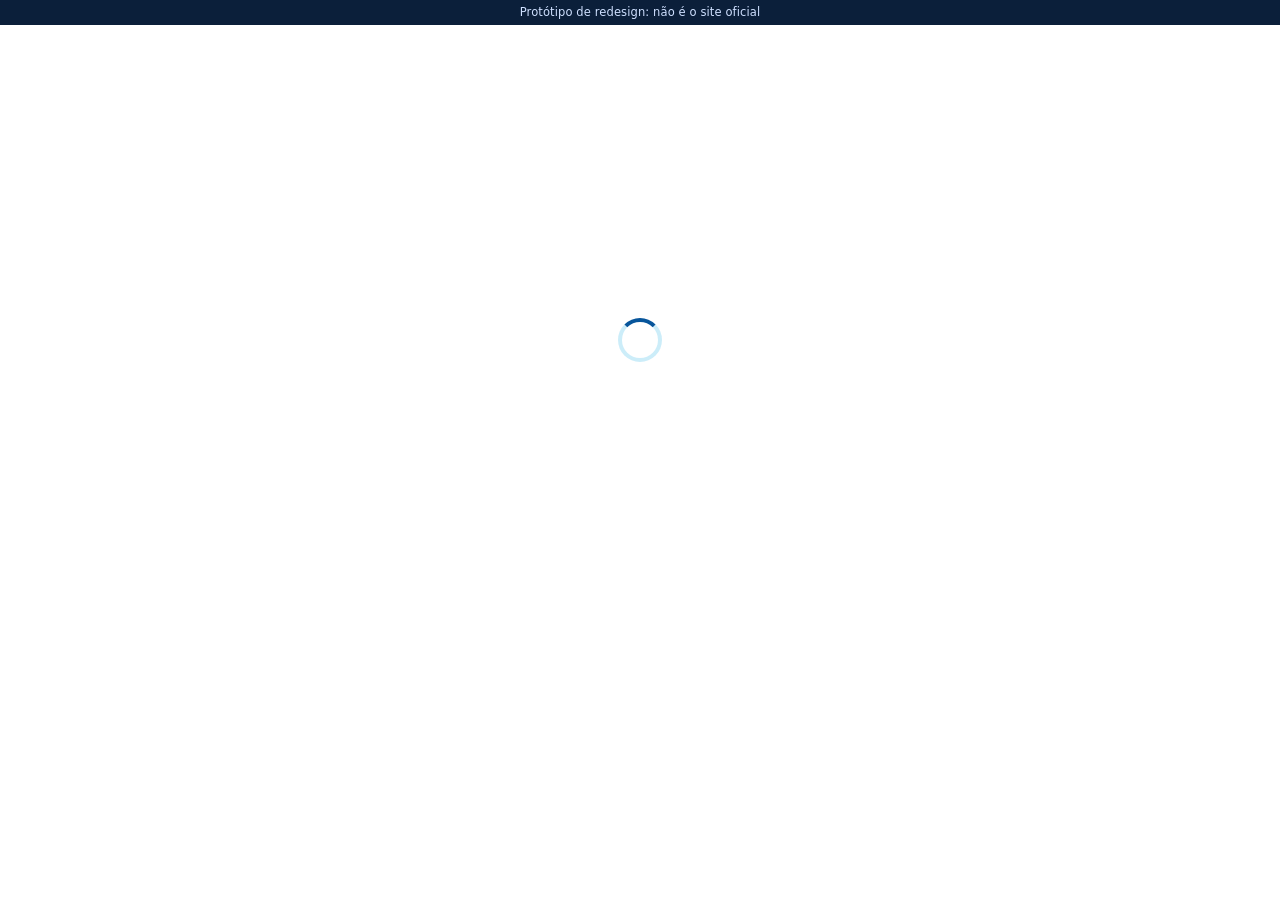
<file: demo-acritica/index.html>
<!doctype html>
<html lang="pt-BR">
<head>
<meta charset="utf-8">
<meta name="color-scheme" content="only light">
<meta name="robots" content="noindex, nofollow">
<meta name="viewport" content="width=device-width, initial-scale=1">
<title>Protótipo: A Crítica: notícias de Manaus e do Amazonas</title>
<meta name="description" content="Notícias de Manaus, do Amazonas e do Brasil: política, polícia, economia, esportes, Parintins, entretenimento e opinião.">
<link rel="icon" type="image/png" href="assets/favicon.png?v=3">
<link rel="apple-touch-icon" href="assets/apple-touch-icon.png?v=3">
<link rel="preconnect" href="https://www.acritica.com" crossorigin>
<meta name="theme-color" content="#07559b">
<link rel="stylesheet" href="assets/style.css?v=1795140746">
</head>
<body data-page="home">
<div class="aviso-prototipo" role="note">Protótipo de redesign: não é o site oficial</div>
<div id="topo-site"></div>
<main id="conteudo"><div class="carregando-site" role="status" aria-label="Carregando notícias"><span></span></div></main>
<div id="rodape-site"></div>
<script src="assets/data.js?v=1795140746"></script>
<script src="assets/aovivo.js?v=1795140746"></script>
<script src="assets/app.js?v=1795140746"></script>
</body>
</html>
</file>
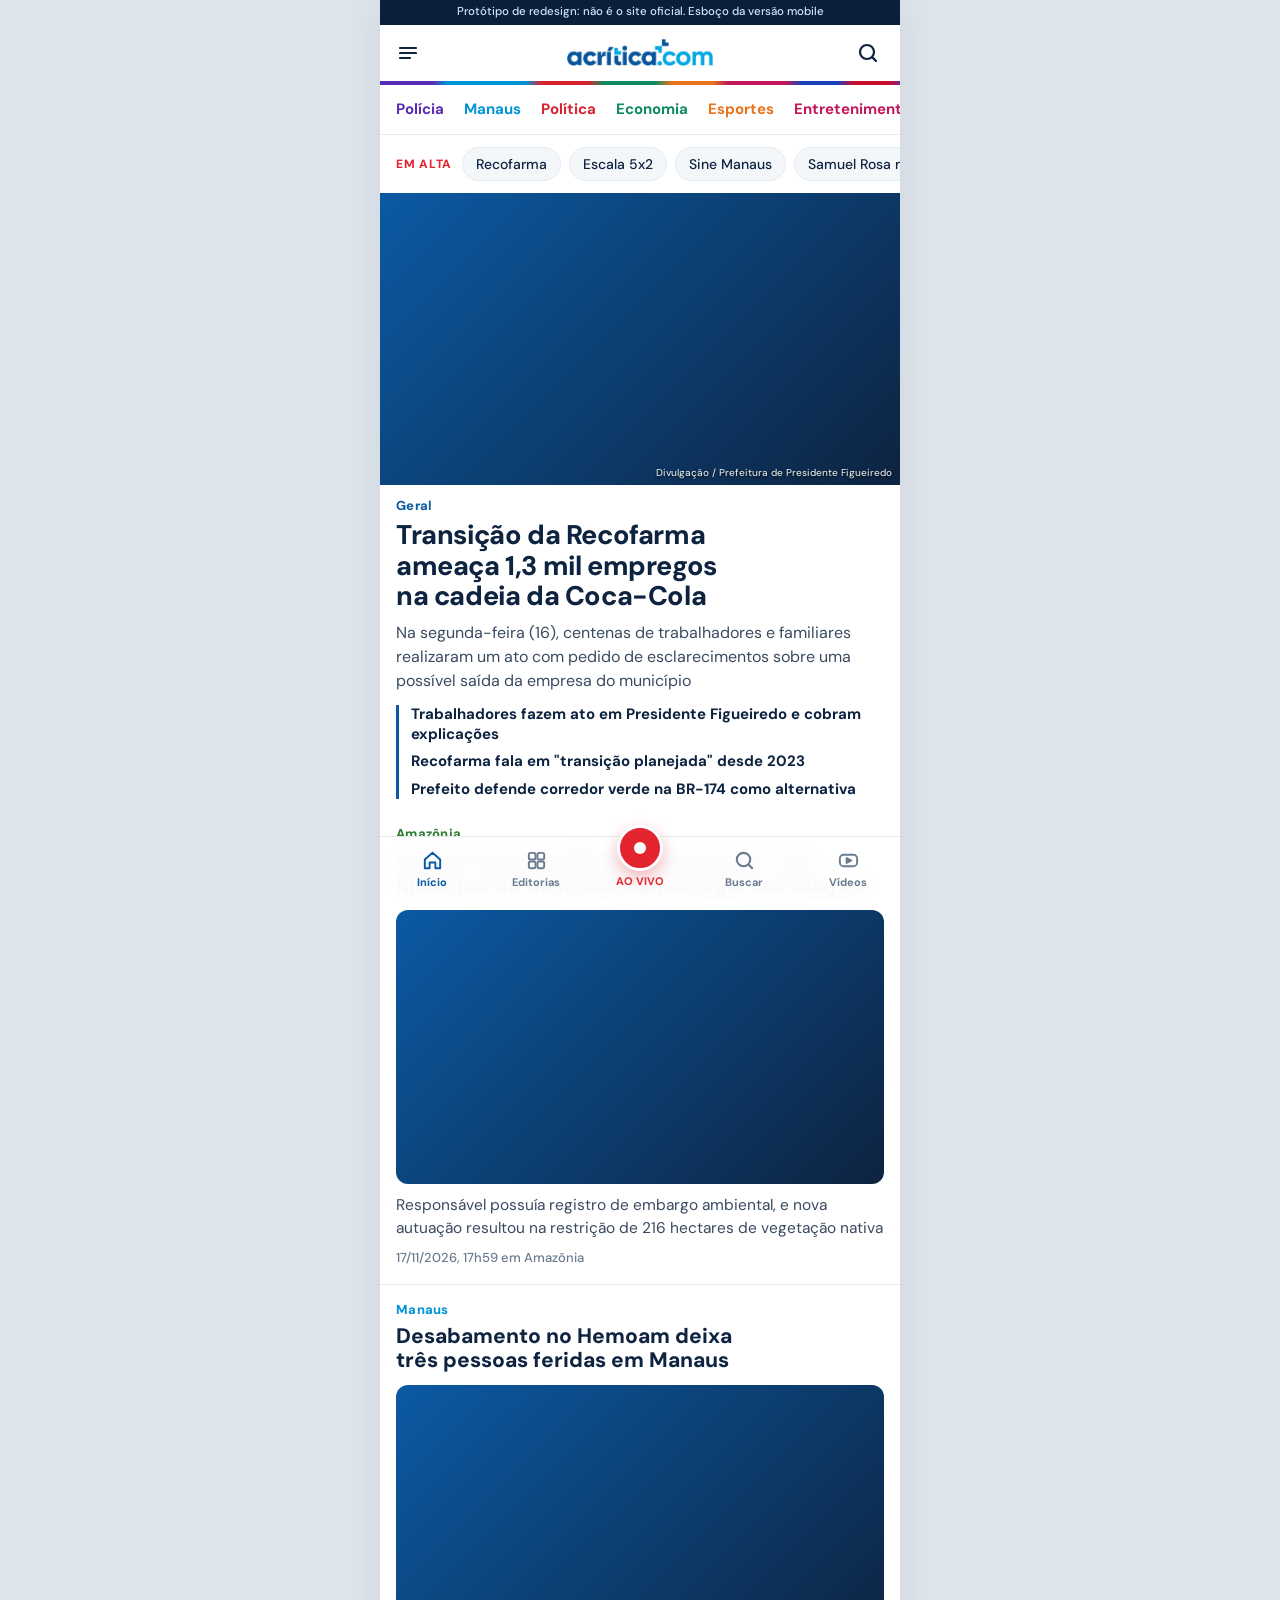
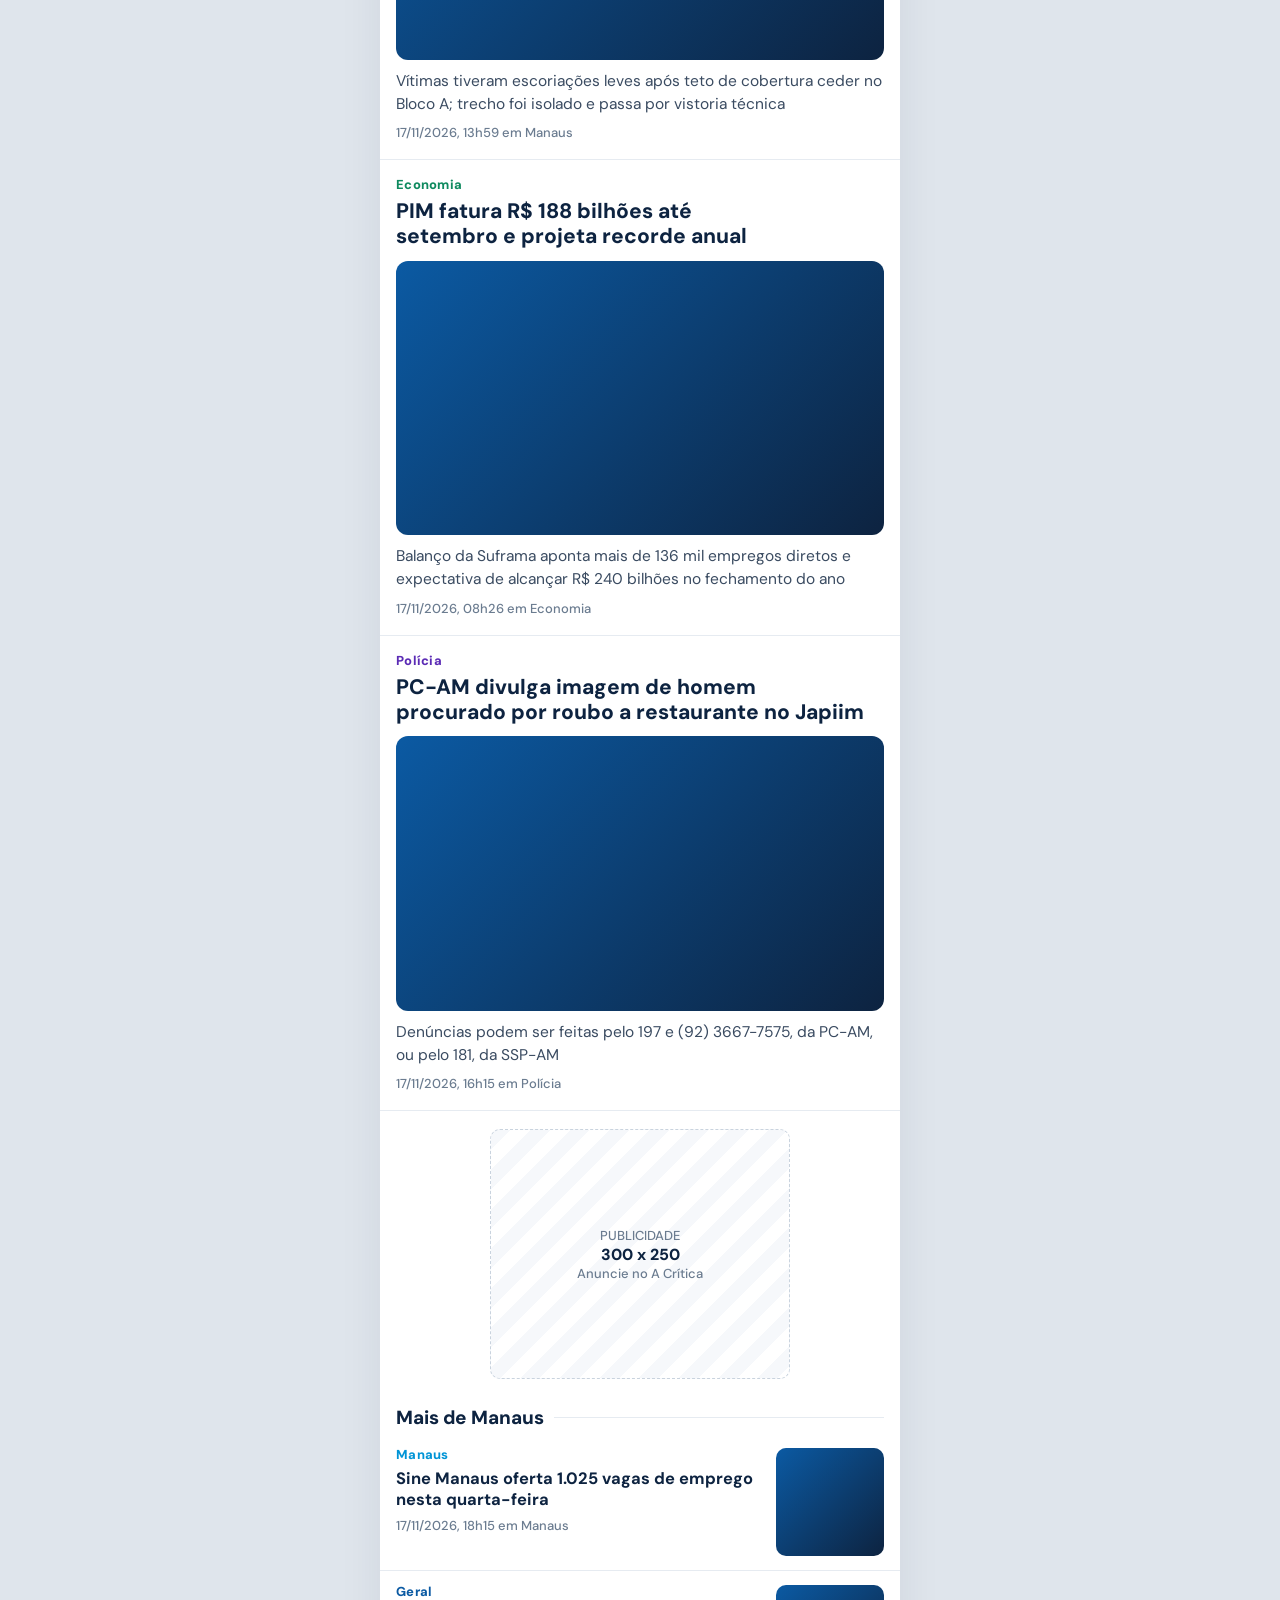
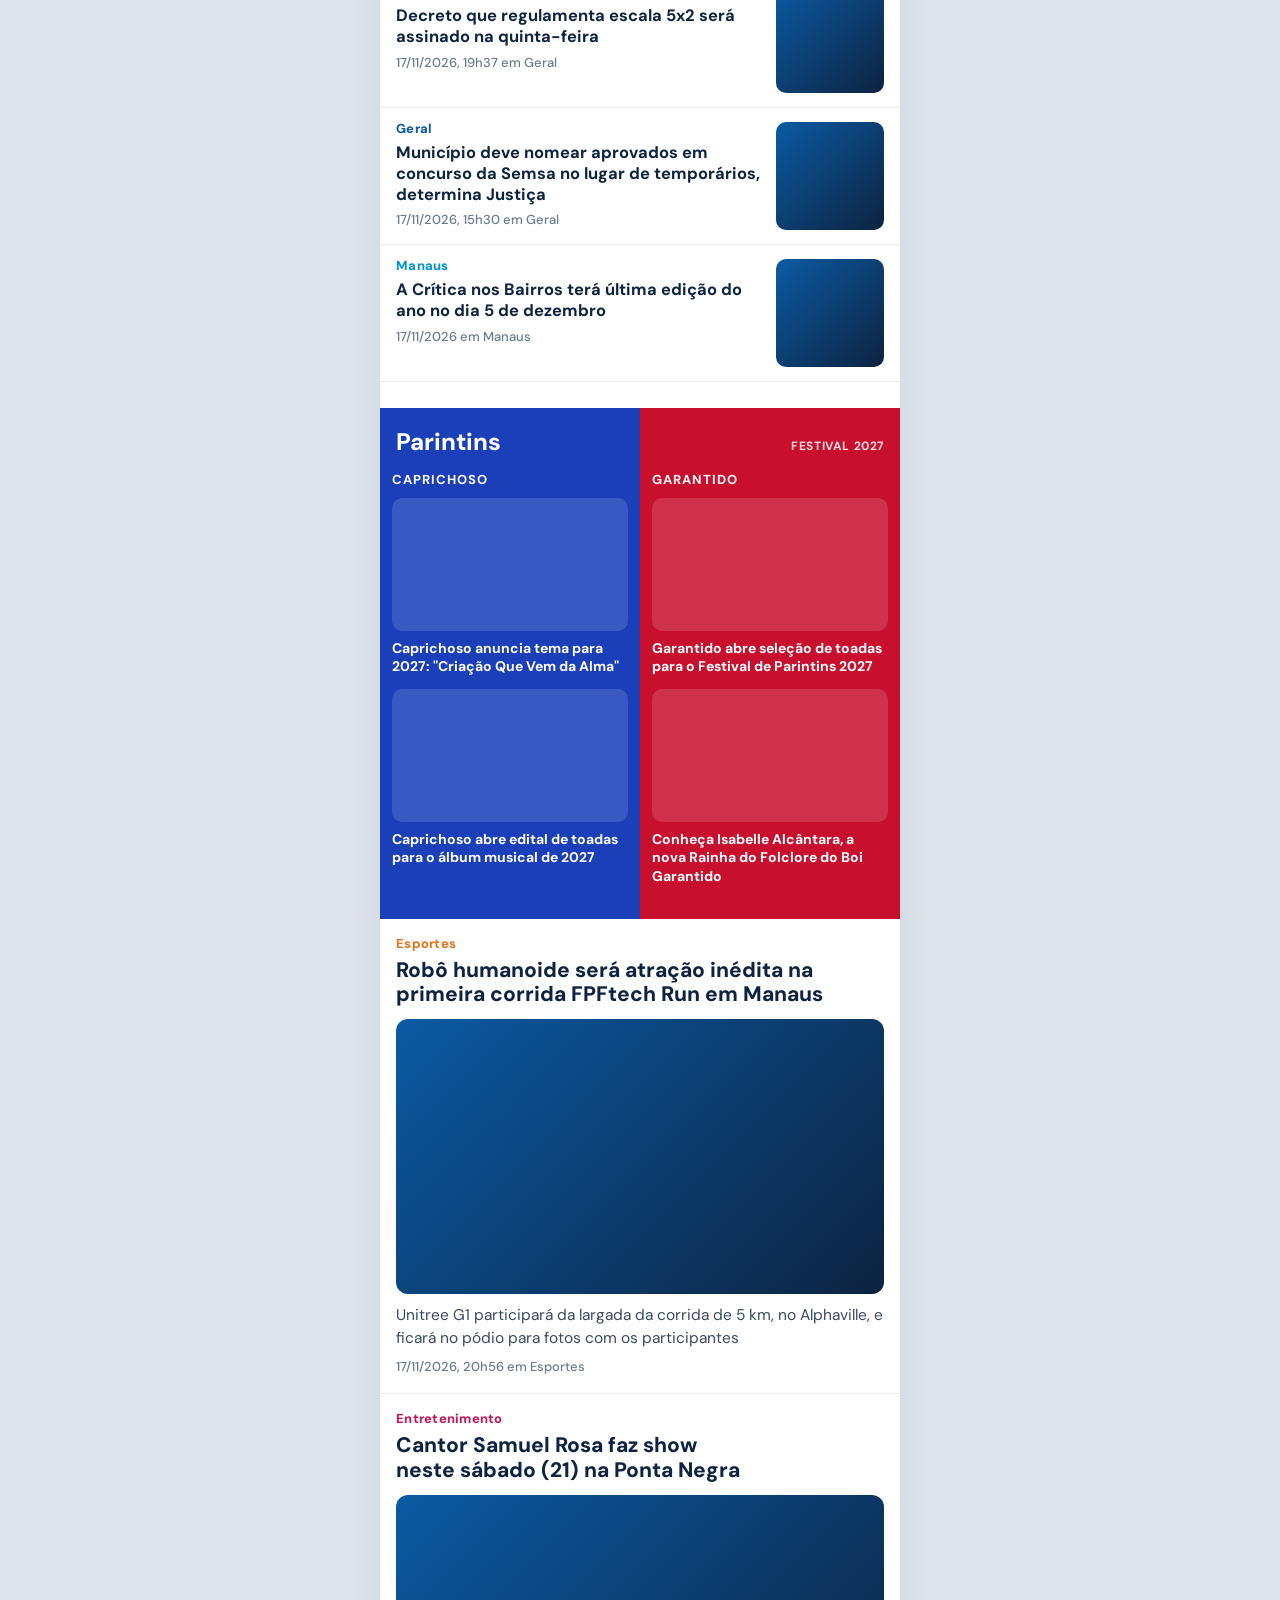
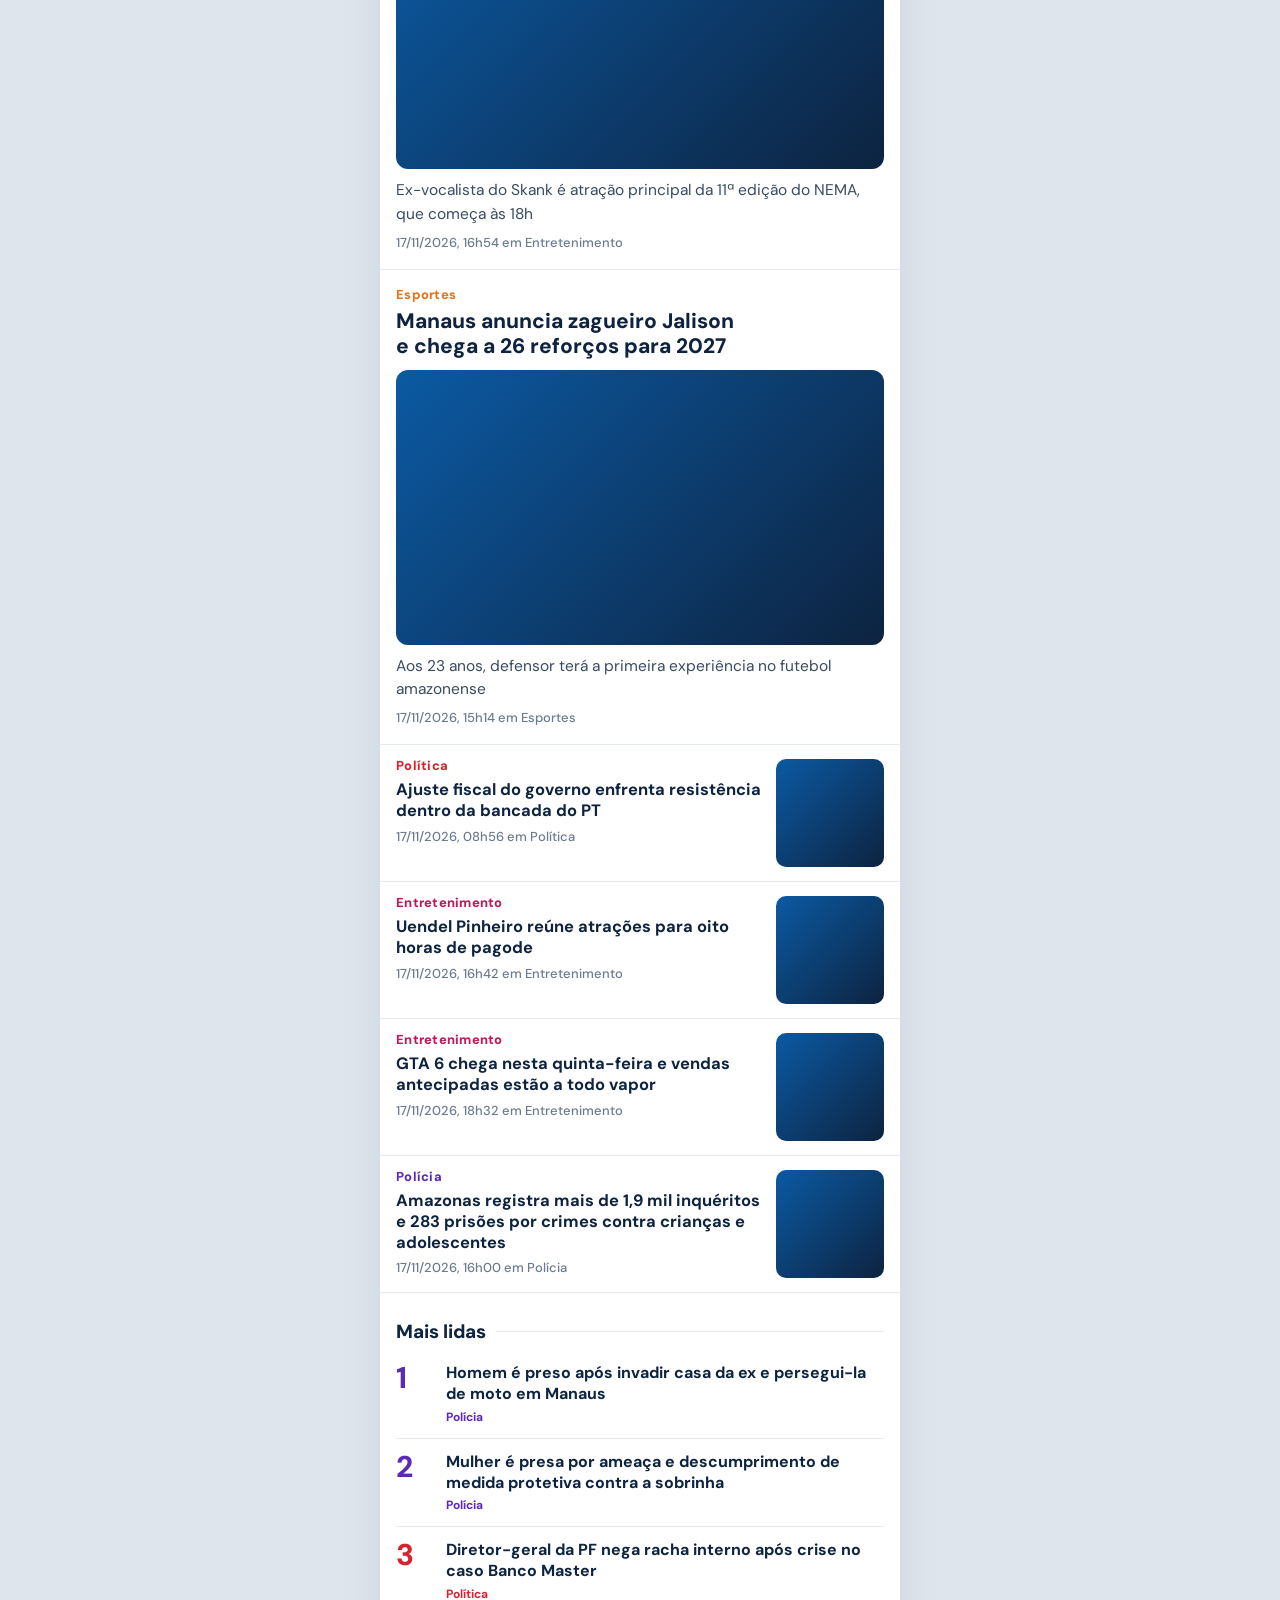
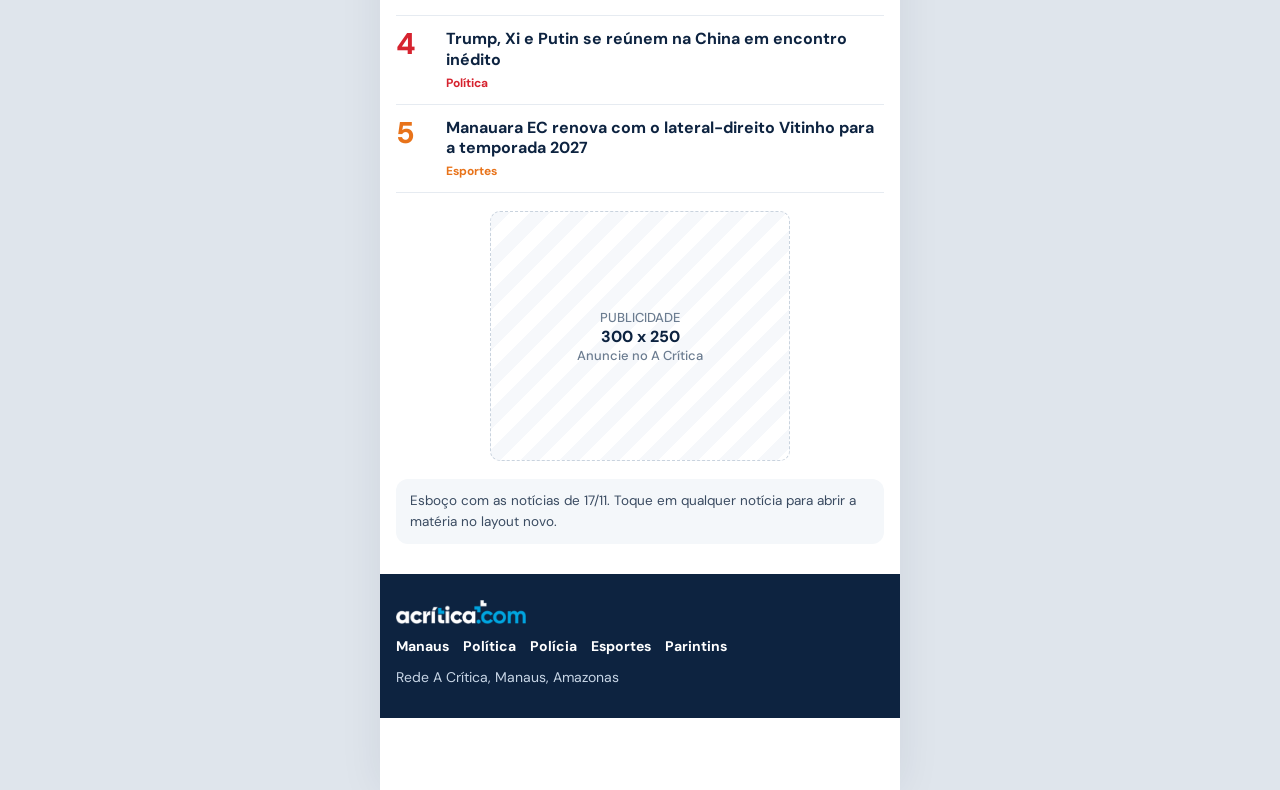
<file: demo-acritica/esboco-mobile.html>
<!doctype html>
<html lang="pt-BR">
<head>
<meta charset="utf-8">
<meta name="color-scheme" content="only light">
<meta name="robots" content="noindex, nofollow">
<meta name="viewport" content="width=device-width, initial-scale=1, viewport-fit=cover">
<title>Protótipo: esboço mobile | A Crítica</title>
<link rel="icon" type="image/png" href="assets/favicon.png?v=3">
<meta name="theme-color" content="#ffffff">
<style>
/* VOICE: portal de notícias, direto e rápido de ler no polegar
   IDEA: feed vertical de jornal no celular, uma notícia por vez, com a régua colorida da marca
   PICTURE: foto grande do destaque, de ponta a ponta, logo abaixo do cabeçalho
   COLOUR and TYPE: branco, tinta #0d2340, cor de cada editoria nos chapéus; DM Sans
   LAYOUT: cabeçalho fixo, feed em coluna, barra de navegação embaixo ao alcance do dedo */
@font-face{font-family:DM;src:url(assets/fonts/dm-sans-latin-400-normal.woff2) format('woff2');font-weight:400;font-display:swap}
@font-face{font-family:DM;src:url(assets/fonts/dm-sans-latin-500-normal.woff2) format('woff2');font-weight:500;font-display:swap}
@font-face{font-family:DM;src:url(assets/fonts/dm-sans-latin-700-normal.woff2) format('woff2');font-weight:700;font-display:swap}
@font-face{font-family:DM;src:url(assets/fonts/dm-sans-latin-800-normal.woff2) format('woff2');font-weight:800;font-display:swap}
:root{color-scheme:only light;--tinta:#0d2340;--texto:#3a4b61;--cinza:#6b7c90;--linha:#e6ebf1;--suave:#f4f7fa;--azul:#0b5aa3;--azul-claro:#00a7e2;--garantido:#c8102e;--caprichoso:#1a3fb8;--vivo:#e4252f;--barra:64px}
*{box-sizing:border-box;min-width:0;-webkit-tap-highlight-color:transparent}
html{scroll-padding-top:120px}
body{margin:0;background:#dfe5ec;color:var(--tinta);font:16px/1.5 DM,system-ui,sans-serif;-webkit-font-smoothing:antialiased;overflow-x:clip}
a{color:inherit;text-decoration:none}
img{display:block;max-width:100%}
.app{max-width:520px;margin:0 auto;background:#fff;min-height:100vh;padding-bottom:calc(var(--barra) + env(safe-area-inset-bottom) + 8px);box-shadow:0 0 40px #0d234014}
.aviso{background:#0b1f3a;color:#cfe0ff;font:500 11.5px/1.3 DM;text-align:center;padding:5px 12px}

/* Cabeçalho */
.topo{position:sticky;top:0;z-index:40;background:#fff;transition:box-shadow .25s}
.topo.rolou{box-shadow:0 6px 18px #0d23401a}
.barra-topo{display:grid;grid-template-columns:48px 1fr 48px;align-items:center;height:56px;padding:0 6px}
.ic{width:44px;height:44px;border:0;background:none;display:grid;place-items:center;border-radius:12px;color:var(--tinta);cursor:pointer}
.ic:active{background:var(--suave)}
.ic svg{width:24px;height:24px}
.marca{justify-self:center}
.marca img{height:27px;width:auto}
.regua{height:4px;background:linear-gradient(90deg,#5b2bb5 0 5%,#0094d6 6.5% 14%,#d6232f 15.5% 20%,#0f8a5f 21.5% 26.5%,#e8731a 28% 32%,#c2185b 33.5% 39%,var(--caprichoso) 40.5% 44%,var(--garantido) 45.5% 49%,#5b2bb5 50.5% 55%,#0094d6 56.5% 64%,#d6232f 65.5% 70%,#0f8a5f 71.5% 76.5%,#e8731a 78% 82%,#c2185b 83.5% 89%,var(--caprichoso) 90.5% 94%,var(--garantido) 95.5% 100%);background-size:200% 100%;animation:anda 40s linear infinite}
@keyframes anda{to{background-position:100% 0}}
.eds{display:flex;gap:20px;overflow-x:auto;padding:11px 16px 10px;scrollbar-width:none;border-bottom:1px solid var(--linha)}
.eds::-webkit-scrollbar,.alta::-webkit-scrollbar{display:none}
.eds a{flex:none;font:700 15px/1.2 DM;padding:4px 0;border-bottom:2px solid transparent}
.eds a.on{border-color:currentColor}
.pin{background:linear-gradient(90deg,var(--caprichoso) 50%,var(--garantido) 50%);-webkit-background-clip:text;background-clip:text;color:transparent}

/* Em alta */
.alta{display:flex;gap:8px;overflow-x:auto;padding:12px 16px;scrollbar-width:none;align-items:center}
.alta b{flex:none;font:800 12px DM;color:var(--vivo);letter-spacing:.06em;margin-right:2px}
.alta a{flex:none;font:500 14px DM;padding:7px 13px;border-radius:99px;background:var(--suave);border:1px solid var(--linha)}

/* Destaque */
.destaque{display:block;padding-bottom:6px}
.foto{position:relative;aspect-ratio:16/9;background:linear-gradient(135deg,#0b5aa3,#0d2340);overflow:hidden}
.foto img{width:100%;height:100%;object-fit:cover}
.foto .cred{position:absolute;right:8px;bottom:6px;font:500 10px DM;color:#fff;opacity:.85;text-shadow:0 1px 3px #000}
.destaque .corpo{padding:14px 16px 4px}
.chapeu{font:800 13px/1 DM;letter-spacing:.02em;margin-bottom:8px;display:block}
.destaque h1{font:800 27px/1.12 DM;letter-spacing:-.4px;margin:0 0 10px;text-wrap:balance}
.fina{color:var(--texto);font-size:16px;margin:0 0 12px}
.rel{list-style:none;margin:0;padding:0;border-left:3px solid var(--cor,var(--azul));padding-left:12px;display:grid;gap:8px}
.rel li{font:700 15px/1.3 DM}

/* Feed */
.sec{display:flex;align-items:center;gap:10px;font:800 19px DM;margin:26px 16px 4px}
.sec::after{content:"";flex:1;height:1px;background:var(--linha)}
.item{display:block;padding:18px 16px;border-bottom:1px solid var(--linha)}
.item h2{font:800 21px/1.18 DM;margin:0 0 12px;text-wrap:balance}
.item .foto{border-radius:12px;margin-bottom:10px}
.item p{margin:0 0 8px;color:var(--texto);font-size:15.5px}
.meta{font:500 13px DM;color:var(--cinza)}
.mini{display:grid;grid-template-columns:1fr 108px;gap:14px;padding:14px 16px;border-bottom:1px solid var(--linha);align-items:start}
.mini h3{font:700 16.5px/1.25 DM;margin:0 0 6px}
.mini .foto{aspect-ratio:1;border-radius:10px}

/* Publicidade */
.ad{margin:18px auto;width:300px;height:250px;border:1px dashed #c9d3de;border-radius:10px;display:grid;place-content:center;text-align:center;color:var(--cinza);font:500 13px DM;background:repeating-linear-gradient(135deg,#f6f8fb 0 14px,#fff 14px 28px)}
.ad b{display:block;font:800 16px DM;color:var(--tinta)}

/* Parintins 50/50 */
.parin{margin:26px 0 0;background:linear-gradient(90deg,var(--caprichoso) 0 50%,var(--garantido) 50% 100%);color:#fff;padding:18px 0 20px}
.parin h2{margin:0 16px 14px;font:800 24px DM;display:flex;justify-content:space-between;align-items:baseline}
.parin h2 small{font:700 12px DM;opacity:.85;letter-spacing:.05em}
.bois{display:grid;grid-template-columns:1fr 1fr}
.boi{padding:0 12px}
.boi>span{display:block;font:800 13px DM;letter-spacing:.08em;text-transform:uppercase;margin-bottom:10px;opacity:.95}
.boi a{display:block;margin-bottom:14px}
.boi .foto{border-radius:10px;margin-bottom:8px;background:#ffffff22}
.boi p{margin:0;font:700 14px/1.3 DM}

/* Mais lidas */
.lidas{list-style:none;margin:6px 0 0;padding:0 16px;counter-reset:n}
.lidas li{counter-increment:n;display:grid;grid-template-columns:44px 1fr;gap:6px;padding:13px 0;border-bottom:1px solid var(--linha);align-items:start}
.lidas li::before{content:counter(n);font:800 30px/1 DM;color:var(--cor,var(--azul))}
.lidas a{font:700 16px/1.3 DM}
.lidas small{display:block;margin-top:4px;font:700 12px DM;color:var(--cor)}

/* Rodapé */
.rodape{margin-top:30px;background:#0d2340;color:#c8d6e6;padding:26px 16px 30px;font-size:14px}
.rodape img{height:24px;margin-bottom:12px}
.rodape a{display:inline-block;margin:0 14px 10px 0;color:#fff;font-weight:700}

/* Barra de baixo */
.nav{position:fixed;left:50%;transform:translateX(-50%);bottom:0;width:100%;max-width:520px;z-index:50;background:#ffffffef;backdrop-filter:blur(14px);-webkit-backdrop-filter:blur(14px);border-top:1px solid var(--linha);display:grid;grid-template-columns:repeat(5,1fr);height:calc(var(--barra) + env(safe-area-inset-bottom));padding-bottom:env(safe-area-inset-bottom)}
.nav a,.nav button{border:0;background:none;display:flex;flex-direction:column;align-items:center;justify-content:center;gap:3px;font:700 11px DM;color:var(--cinza);cursor:pointer}
.nav svg{width:23px;height:23px}
.nav .on{color:var(--azul)}
.nav .vivo{color:var(--vivo)}
.nav .vivo i{width:46px;height:46px;border-radius:50%;background:var(--vivo);display:grid;place-items:center;margin-top:-24px;box-shadow:0 6px 16px #e4252f55;border:3px solid #fff}
.nav .vivo i::before{content:"";width:12px;height:12px;border-radius:50%;background:#fff;animation:pulsa 1.6s ease-in-out infinite}
@keyframes pulsa{50%{transform:scale(.6);opacity:.6}}

/* Menu lateral */
.vela{position:fixed;inset:0;background:#0d234066;z-index:60;opacity:0;visibility:hidden;transition:.3s}
.gaveta{position:fixed;top:0;bottom:0;left:0;width:min(84vw,360px);background:#fff;z-index:61;transform:translateX(-102%);transition:transform .35s cubic-bezier(.22,1,.36,1);padding:16px 0 24px;overflow-y:auto}
body.menu .vela{opacity:1;visibility:visible}
body.menu .gaveta{transform:none}
.gaveta header{display:flex;justify-content:space-between;align-items:center;padding:0 10px 10px 18px;border-bottom:1px solid var(--linha)}
.gaveta header img{height:24px}
.gaveta a{display:flex;align-items:center;gap:12px;padding:14px 20px;font:700 17px DM;border-bottom:1px solid var(--suave)}
.gaveta a::before{content:"";width:8px;height:8px;border-radius:50%;background:var(--cor)}

.nota{margin:18px 16px 0;padding:12px 14px;border-radius:12px;background:var(--suave);font-size:13.5px;color:var(--texto)}
@media (prefers-reduced-motion:reduce){*{animation:none!important;transition:none!important}}
</style>
</head>
<body>
<div class="app">
  <div class="aviso" role="note">Protótipo de redesign: não é o site oficial. Esboço da versão mobile</div>
  <header class="topo" id="topo">
    <div class="barra-topo">
      <button class="ic" id="abrir-menu" aria-label="Abrir editorias"><svg viewBox="0 0 24 24" fill="none" stroke="currentColor" stroke-width="2.2" stroke-linecap="round"><path d="M4 7h16M4 12h16M4 17h10"/></svg></button>
      <a class="marca" href="index.html" aria-label="A Crítica, página inicial"><img src="assets/logo-azul.png" alt="A Crítica" width="147" height="27"></a>
      <a class="ic" href="index.html" aria-label="Buscar"><svg viewBox="0 0 24 24" fill="none" stroke="currentColor" stroke-width="2.2" stroke-linecap="round"><circle cx="11" cy="11" r="7"/><path d="m20 20-3.6-3.6"/></svg></a>
    </div>
    <div class="regua"></div>
    <nav class="eds" id="eds" aria-label="Editorias"></nav>
  </header>

  <main>
    <div class="alta" id="alta"><b>EM ALTA</b></div>
    <div id="destaque"></div>
    <div id="feed1"></div>
    <div class="ad" aria-label="Espaço publicitário"><span>PUBLICIDADE<b>300 x 250</b>Anuncie no A Crítica</span></div>
    <h2 class="sec">Mais de Manaus</h2>
    <div id="mini"></div>
    <section class="parin" aria-label="Parintins">
      <h2><span>Parintins</span><small>FESTIVAL 2027</small></h2>
      <div class="bois"><div class="boi" id="caprichoso"><span>Caprichoso</span></div><div class="boi" id="garantido"><span>Garantido</span></div></div>
    </section>
    <div id="feed2"></div>
    <h2 class="sec">Mais lidas</h2>
    <ol class="lidas" id="lidas"></ol>
    <div class="ad" aria-label="Espaço publicitário"><span>PUBLICIDADE<b>300 x 250</b>Anuncie no A Crítica</span></div>
    <p class="nota">Esboço com as notícias de 17/11. Toque em qualquer notícia para abrir a matéria no layout novo.</p>
  </main>

  <footer class="rodape">
    <img src="assets/logo-branca.png" alt="A Crítica" width="130" height="24">
    <div><a href="editoria.html?e=manaus">Manaus</a><a href="editoria.html?e=politica">Política</a><a href="editoria.html?e=policia">Polícia</a><a href="editoria.html?e=esportes">Esportes</a><a href="editoria.html?e=parintins">Parintins</a></div>
    <div>Rede A Crítica, Manaus, Amazonas</div>
  </footer>
</div>

<nav class="nav" aria-label="Navegação principal">
  <a class="on" href="#topo"><svg viewBox="0 0 24 24" fill="none" stroke="currentColor" stroke-width="2" stroke-linejoin="round"><path d="M4 11 12 4l8 7v9h-5v-6H9v6H4z"/></svg>Início</a>
  <button id="nav-eds"><svg viewBox="0 0 24 24" fill="none" stroke="currentColor" stroke-width="2"><rect x="4" y="4" width="7" height="7" rx="2"/><rect x="13" y="4" width="7" height="7" rx="2"/><rect x="4" y="13" width="7" height="7" rx="2"/><rect x="13" y="13" width="7" height="7" rx="2"/></svg>Editorias</button>
  <a class="vivo" href="https://www.youtube.com/channel/UCnLSKfHkgZ6ujEYCO9jq7Sw/live"><i></i>AO VIVO</a>
  <a href="index.html"><svg viewBox="0 0 24 24" fill="none" stroke="currentColor" stroke-width="2.2" stroke-linecap="round"><circle cx="11" cy="11" r="7"/><path d="m20 20-3.6-3.6"/></svg>Buscar</a>
  <a href="https://www.youtube.com/@portalacriticaam"><svg viewBox="0 0 24 24" fill="none" stroke="currentColor" stroke-width="2" stroke-linejoin="round"><rect x="3" y="6" width="18" height="12" rx="4"/><path d="m10 9.5 5 2.5-5 2.5z" fill="currentColor"/></svg>Vídeos</a>
</nav>

<div class="vela" id="vela"></div>
<aside class="gaveta" id="gaveta" aria-label="Editorias">
  <header><img src="assets/logo-azul.png" alt="A Crítica" width="130" height="24"><button class="ic" id="fechar-menu" aria-label="Fechar"><svg viewBox="0 0 24 24" fill="none" stroke="currentColor" stroke-width="2.2" stroke-linecap="round"><path d="M6 6l12 12M18 6 6 18"/></svg></button></header>
  <div id="lista-eds"></div>
</aside>

<script src="assets/data.js"></script>
<script>
{
  const $ = (s) => document.querySelector(s);
  const esc = (t) => String(t ?? '').replace(/[&<>"']/g, (c) => ({ '&': '&amp;', '<': '&lt;', '>': '&gt;', '"': '&quot;', "'": '&#39;' }[c]));
  const segura = (u) => (/^https:\/\/www\.acritica\.com\//.test(u || '') ? u : '');
  const M = {}; MATERIAS.forEach((m) => (M[m.id] = m));
  const ed = (id) => EDITORIAS[id] || { nome: 'Notícias', cor: '#0b5aa3' };
  const link = (m) => 'materia.html?id=' + encodeURIComponent(m.id);
  const foto = (src, alt, cred) => `<div class="foto">${segura(src) ? `<img src="${esc(src)}" alt="${esc(alt)}" loading="lazy" onerror="this.remove()">` : ''}${cred ? `<span class="cred">${esc(cred)}</span>` : ''}</div>`;
  const chapeu = (m) => { const e = ed(m.ed); return `<span class="chapeu ${m.ed === 'parintins' ? 'pin' : ''}" style="color:${e.cor}">${esc(e.nome)}</span>`; };
  const meta = (m) => `<div class="meta">${esc(m.data)}${m.hora ? ', ' + esc(m.hora) : ''} em ${esc(ed(m.ed).nome)}</div>`;

  // Editorias no topo e no menu lateral
  const ordem = ['policia', 'manaus', 'politica', 'economia', 'esportes', 'entretenimento', 'parintins', 'amazonia', 'saude', 'educacao', 'opiniao'];
  $('#eds').innerHTML = ordem.map((k) => `<a class="${k === 'parintins' ? 'pin' : ''}" href="editoria.html?e=${k}" style="color:${ed(k).cor}">${esc(ed(k).nome)}</a>`).join('');
  $('#lista-eds').innerHTML = ordem.map((k) => `<a href="editoria.html?e=${k}" style="--cor:${ed(k).cor}">${esc(ed(k).nome)}</a>`).join('');

  // Em alta
  $('#alta').insertAdjacentHTML('beforeend', EM_ALTA.slice(0, 8).map((a) => `<a href="${M[a.id] ? link(M[a.id]) : 'index.html'}">${esc(a.t)}</a>`).join(''));

  // Destaque
  const h = M[HOME.hero] || MATERIAS[0];
  $('#destaque').innerHTML = `<a class="destaque" href="${link(h)}">${foto(h.img, h.alt, h.credito)}<div class="corpo">${chapeu(h)}<h1>${esc(h.titulo)}</h1><p class="fina">${esc(h.linha)}</p>
    <ul class="rel" style="--cor:${ed(h.ed).cor}">${(h.topicos || []).slice(0, 3).map((t) => `<li>${esc(t)}</li>`).join('')}</ul></div></a>`;

  // Feed principal
  const usados = new Set([h.id]);
  const card = (m) => { usados.add(m.id); return `<a class="item" href="${link(m)}">${chapeu(m)}<h2>${esc(m.titulo)}</h2>${foto(m.img, m.alt)}<p>${esc(m.linha)}</p>${meta(m)}</a>`; };
  const mini = (m) => { usados.add(m.id); return `<a class="mini" href="${link(m)}"><div>${chapeu(m)}<h3>${esc(m.titulo)}</h3>${meta(m)}</div>${foto(m.img, m.alt)}</a>`; };
  $('#feed1').innerHTML = [...HOME.cards, 'pc-am-procurado'].map((id) => M[id]).filter(Boolean).map(card).join('');
  $('#mini').innerHTML = HOME.manaus.map((id) => M[id]).filter(Boolean).map(mini).join('');

  // Parintins 50 a 50
  const boi = (lista) => (lista || []).slice(0, 2).map((n) => `<a href="${esc(segura(n.url) || 'editoria.html?e=parintins')}">${foto(n.img, n.t)}<p>${esc(n.t)}</p></a>`).join('');
  $('#garantido').insertAdjacentHTML('beforeend', boi(PARINTINS.garantido));
  $('#caprichoso').insertAdjacentHTML('beforeend', boi(PARINTINS.caprichoso));

  // Segunda parte do feed
  const resto = MATERIAS.filter((m) => !usados.has(m.id) && !['parintins', 'opiniao'].includes(m.ed));
  $('#feed2').innerHTML = resto.slice(0, 3).map(card).join('') + resto.slice(3, 7).map(mini).join('');

  // Mais lidas
  $('#lidas').innerHTML = resto.slice(7, 12).map((m) => `<li style="--cor:${ed(m.ed).cor}"><a href="${link(m)}">${esc(m.titulo)}<small>${esc(ed(m.ed).nome)}</small></a></li>`).join('');

  // Menu lateral
  const abre = () => document.body.classList.add('menu'), fecha = () => document.body.classList.remove('menu');
  $('#abrir-menu').onclick = abre; $('#nav-eds').onclick = abre; $('#fechar-menu').onclick = fecha; $('#vela').onclick = fecha;
  document.addEventListener('keydown', (e) => e.key === 'Escape' && fecha());

  // Sombra no cabeçalho ao rolar
  const topo = $('#topo');
  addEventListener('scroll', () => topo.classList.toggle('rolou', scrollY > 10), { passive: true });
}
</script>
</body>
</html>
</file>
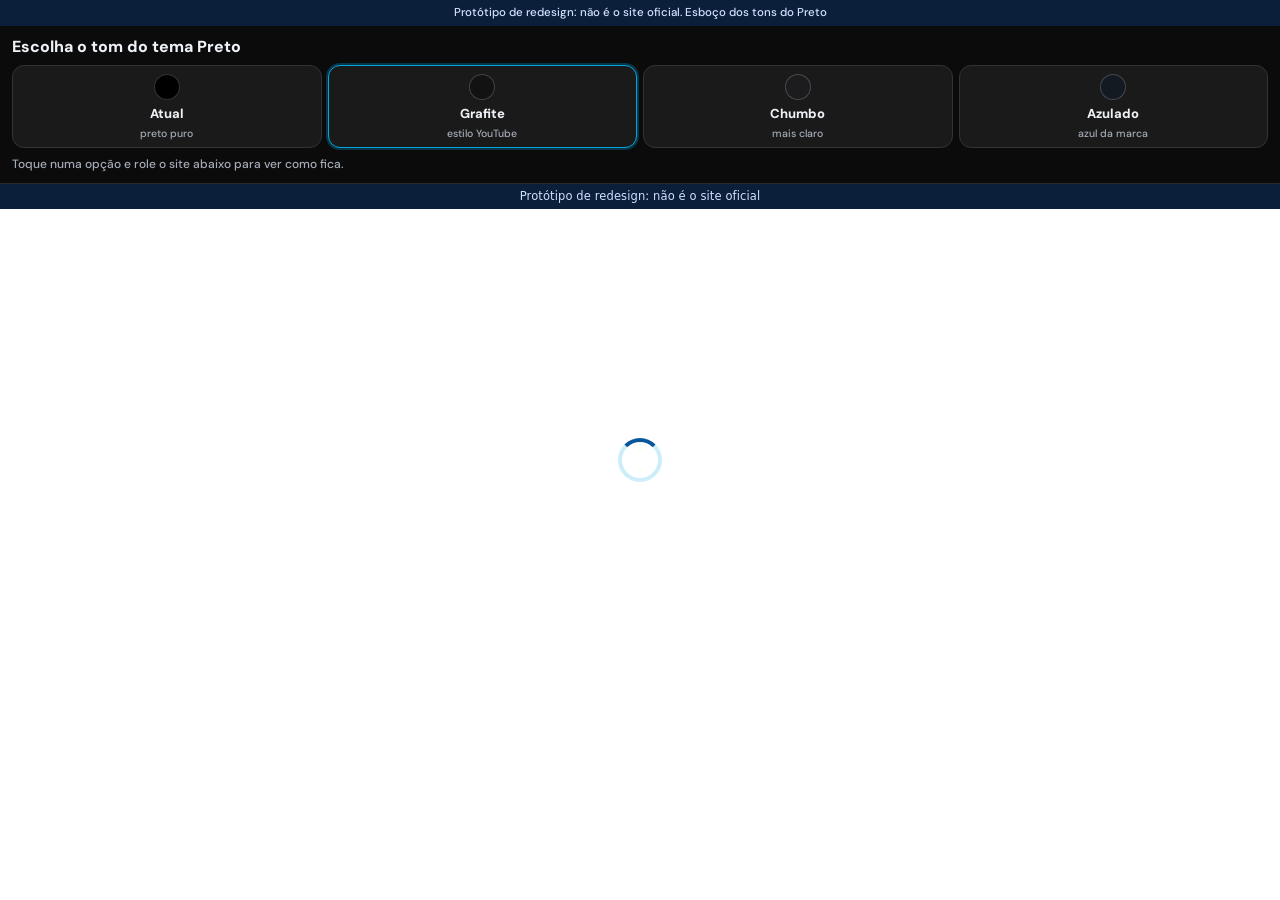
<file: demo-acritica/esboco-preto.html>
<!doctype html>
<html lang="pt-BR">
<head>
<meta charset="utf-8">
<meta name="color-scheme" content="only dark">
<meta name="robots" content="noindex, nofollow">
<meta name="viewport" content="width=device-width, initial-scale=1">
<title>Protótipo: tons do tema Preto | A Crítica</title>
<link rel="icon" type="image/png" href="assets/favicon.png?v=3">
<style>
@font-face{font-family:DM;src:url(assets/fonts/dm-sans-latin-500-normal.woff2) format('woff2');font-weight:500}
@font-face{font-family:DM;src:url(assets/fonts/dm-sans-latin-800-normal.woff2) format('woff2');font-weight:800}
*{box-sizing:border-box;min-width:0}
html,body{margin:0;height:100%;background:#111;color:#eef2f6;font:500 14px/1.4 DM,system-ui,sans-serif}
body{display:flex;flex-direction:column;height:100dvh}
.aviso{background:#0b1f3a;color:#cfe0ff;font-size:11.5px;text-align:center;padding:5px 12px}
.topo{padding:10px 12px 10px;background:#0b0b0c;border-bottom:1px solid #2a2a2a}
.topo h1{margin:0 0 8px;font:800 16px DM}
.opcoes{display:grid;grid-template-columns:repeat(4,minmax(0,1fr));gap:6px}
.opcoes button{border:1.5px solid #333;background:#1a1a1a;color:#eef2f6;border-radius:12px;padding:8px 4px 7px;font:800 13px DM;cursor:pointer;display:flex;flex-direction:column;align-items:center;gap:5px}
.opcoes button i{width:26px;height:26px;border-radius:50%;border:1px solid #ffffff33}
.opcoes button small{font:500 10.5px DM;color:#a3abb6}
.opcoes button.on{border-color:#00a7e2;box-shadow:0 0 0 2px #00a7e244}
.nota{margin:8px 0 0;font-size:12px;color:#a3abb6}
iframe{flex:1;width:100%;border:0;display:block;background:#000}
</style>
</head>
<body>
<div class="aviso" role="note">Protótipo de redesign: não é o site oficial. Esboço dos tons do Preto</div>
<div class="topo">
  <h1>Escolha o tom do tema Preto</h1>
  <div class="opcoes" id="opcoes">
    <button data-v="atual"><i style="background:#000"></i>Atual<small>preto puro</small></button>
    <button data-v="grafite" class="on"><i style="background:#121212"></i>Grafite<small>estilo YouTube</small></button>
    <button data-v="chumbo"><i style="background:#1c1c1e"></i>Chumbo<small>mais claro</small></button>
    <button data-v="azulado"><i style="background:#141a22"></i>Azulado<small>azul da marca</small></button>
  </div>
  <p class="nota">Toque numa opção e role o site abaixo para ver como fica.</p>
</div>
<iframe id="previa" title="Prévia do site no tema Preto" src="index.html?preto=grafite"></iframe>
<script>
{
  const f = document.getElementById('previa');
  document.getElementById('opcoes').onclick = (e) => {
    const b = e.target.closest('button[data-v]');
    if (!b) return;
    document.querySelectorAll('#opcoes button').forEach((x) => x.classList.toggle('on', x === b));
    f.src = 'index.html?preto=' + b.dataset.v + '&t=' + Date.now();
  };
}
</script>
</body>
</html>
</file>
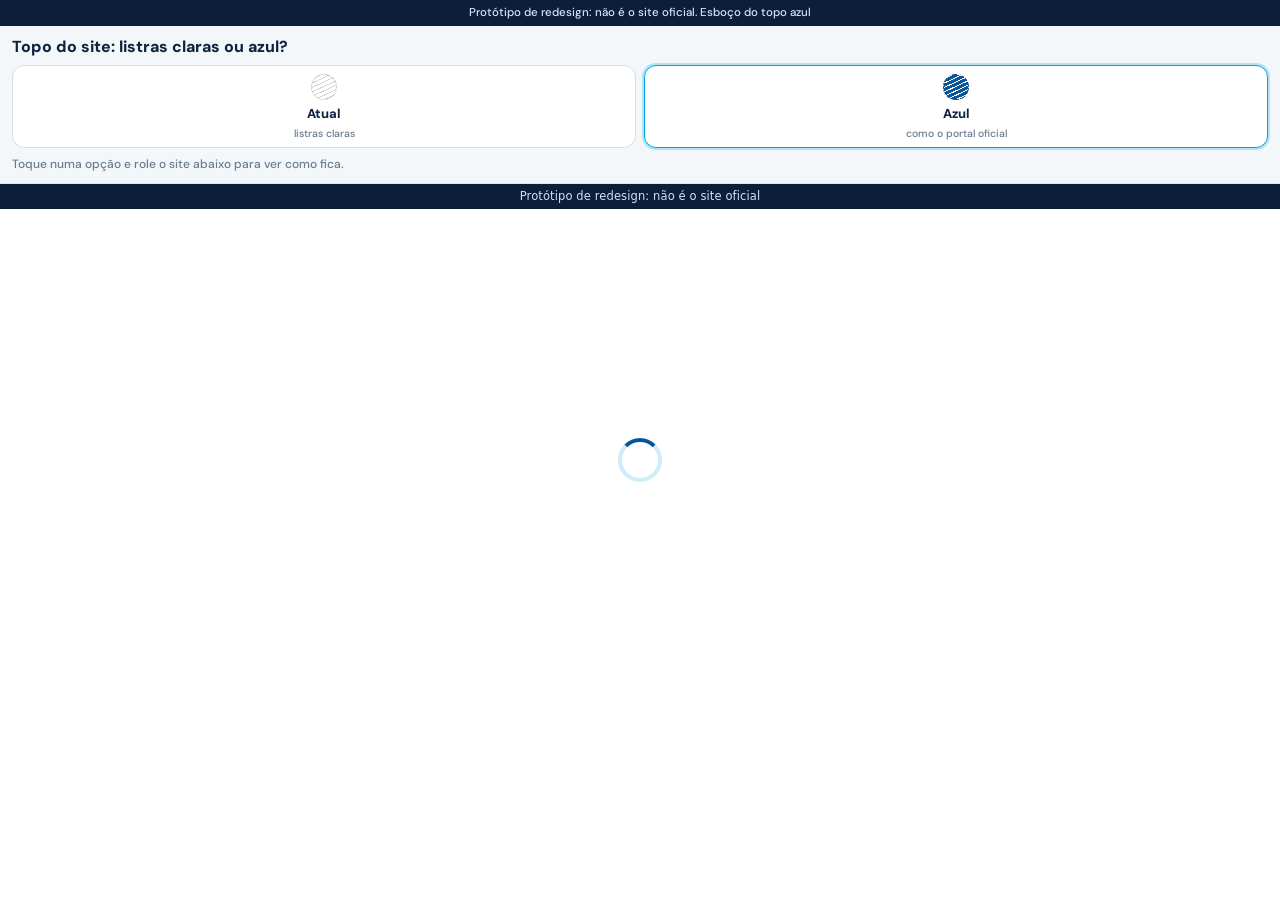
<file: demo-acritica/esboco-topo-azul.html>
<!doctype html>
<html lang="pt-BR">
<head>
<meta charset="utf-8">
<meta name="color-scheme" content="only light">
<meta name="robots" content="noindex, nofollow">
<meta name="viewport" content="width=device-width, initial-scale=1">
<title>Protótipo: topo azul | A Crítica</title>
<link rel="icon" type="image/png" href="assets/favicon.png?v=3">
<style>
@font-face{font-family:DM;src:url(assets/fonts/dm-sans-latin-500-normal.woff2) format('woff2');font-weight:500}
@font-face{font-family:DM;src:url(assets/fonts/dm-sans-latin-800-normal.woff2) format('woff2');font-weight:800}
*{box-sizing:border-box;min-width:0}
html,body{margin:0;height:100%;background:#fff;color:#0d2340;font:500 14px/1.4 DM,system-ui,sans-serif}
body{display:flex;flex-direction:column;height:100dvh}
.aviso{background:#0b1f3a;color:#cfe0ff;font-size:11.5px;text-align:center;padding:5px 12px}
.topo{padding:10px 12px 10px;background:#f4f7fa;border-bottom:1px solid #e3e8ef}
.topo h1{margin:0 0 8px;font:800 16px DM}
.opcoes{display:grid;grid-template-columns:repeat(2,minmax(0,1fr));gap:8px}
.opcoes button{border:1.5px solid #d5dde7;background:#fff;color:#0d2340;border-radius:12px;padding:8px 4px 7px;font:800 13px DM;cursor:pointer;display:flex;flex-direction:column;align-items:center;gap:5px}
.opcoes button i{width:26px;height:26px;border-radius:50%;border:1px solid #0000001f}
.opcoes button small{font:500 10.5px DM;color:#6b7c90}
.opcoes button.on{border-color:#00a7e2;box-shadow:0 0 0 2px #00a7e244}
.nota{margin:8px 0 0;font-size:12px;color:#6b7c90}
iframe{flex:1;width:100%;border:0;display:block;background:#fff}
</style>
</head>
<body>
<div class="aviso" role="note">Protótipo de redesign: não é o site oficial. Esboço do topo azul</div>
<div class="topo">
  <h1>Topo do site: listras claras ou azul?</h1>
  <div class="opcoes" id="opcoes">
    <button data-v="atual"><i style="background:repeating-linear-gradient(-25deg,#d3d6db 0 1px,#fff 1px 4px)"></i>Atual<small>listras claras</small></button>
    <button data-v="azul" class="on"><i style="background:repeating-linear-gradient(-25deg,#ffffff33 0 1px,#07559b 1px 4px)"></i>Azul<small>como o portal oficial</small></button>
  </div>
  <p class="nota">Toque numa opção e role o site abaixo para ver como fica.</p>
</div>
<iframe id="previa" title="Prévia do topo do site" src="index.html?topo=azul"></iframe>
<script>
{
  const f = document.getElementById('previa');
  document.getElementById('opcoes').onclick = (e) => {
    const b = e.target.closest('button[data-v]');
    if (!b) return;
    document.querySelectorAll('#opcoes button').forEach((x) => x.classList.toggle('on', x === b));
    f.src = 'index.html?topo=' + b.dataset.v + '&t=' + Date.now();
  };
}
</script>
</body>
</html>
</file>
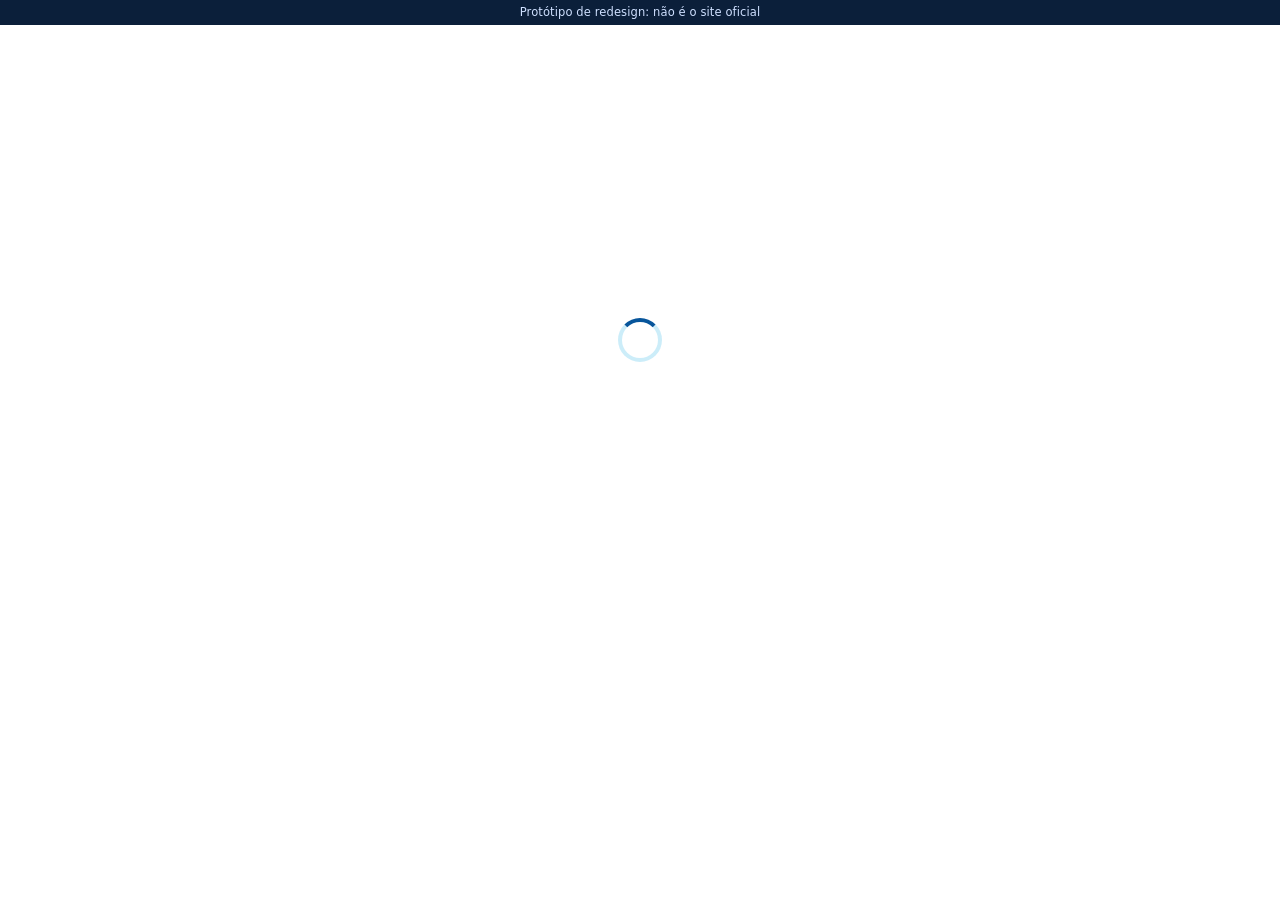
<file: demo-acritica/materia.html>
<!doctype html>
<html lang="pt-BR">
<head>
<meta charset="utf-8">
<meta name="color-scheme" content="only light">
<meta name="robots" content="noindex, nofollow">
<meta name="viewport" content="width=device-width, initial-scale=1">
<title>Protótipo: Matéria | A Crítica</title>
<meta name="description" content="Notícias de Manaus, do Amazonas e do Brasil: política, polícia, economia, esportes, Parintins, entretenimento e opinião.">
<link rel="icon" type="image/png" href="assets/favicon.png?v=3">
<link rel="apple-touch-icon" href="assets/apple-touch-icon.png?v=3">
<link rel="preconnect" href="https://www.acritica.com" crossorigin>
<meta name="theme-color" content="#07559b">
<link rel="stylesheet" href="assets/style.css?v=1795140746">
</head>
<body data-page="materia">
<div class="aviso-prototipo" role="note">Protótipo de redesign: não é o site oficial</div>
<div id="topo-site"></div>
<main id="conteudo"><div class="carregando-site" role="status" aria-label="Carregando notícias"><span></span></div></main>
<div id="rodape-site"></div>
<script src="assets/data.js?v=1795140746"></script>
<script src="assets/aovivo.js?v=1795140746"></script>
<script src="assets/app.js?v=1795140746"></script>
</body>
</html>
</file>
<file: demo-acritica/assets/style.css>
/* Fontes locais (funcionam sem internet) */
@font-face{font-family:DM;src:url(fonts/dm-sans-latin-400-normal.woff2) format('woff2');font-weight:400;font-display:swap}
@font-face{font-family:DM;src:url(fonts/dm-sans-latin-500-normal.woff2) format('woff2');font-weight:500;font-display:swap}
@font-face{font-family:DM;src:url(fonts/dm-sans-latin-700-normal.woff2) format('woff2');font-weight:700;font-display:swap}
@font-face{font-family:DM;src:url(fonts/dm-sans-latin-800-normal.woff2) format('woff2');font-weight:800;font-display:swap}
@font-face{font-family:Martel;src:url(fonts/martel-latin-400-normal.woff2) format('woff2');font-weight:400;font-display:swap}
@font-face{font-family:Martel;src:url(fonts/martel-latin-700-normal.woff2) format('woff2');font-weight:700;font-display:swap}
@font-face{font-family:Martel;src:url(fonts/martel-latin-800-normal.woff2) format('woff2');font-weight:800;font-display:swap}

:root{
  --azul:#0b5aa3; --azul-claro:#2aa8f2; --tinta:#0d2340; --texto:#33465e; --cinza:#6b7c90;
  --linha:#e6e9ee; --fundo-suave:#f4f6f9; --vermelho:#e3262f;
  --garantido:#c8102e; --caprichoso:#1a3fb8;
}
*{box-sizing:border-box;margin:0;padding:0}
html{scroll-behavior:smooth}
body{font-family:DM,system-ui,sans-serif;color:var(--tinta);background:#fff;-webkit-font-smoothing:antialiased}
a{color:inherit;text-decoration:none}
img{display:block;max-width:100%}
.wrap{max-width:1640px;margin:0 auto;padding:0 40px}
.serif{font-family:Martel,Georgia,serif}

/* Foto com fundo de reserva caso a imagem não carregue */
.foto{position:relative;border-radius:10px;overflow:hidden;background:linear-gradient(135deg,#3a6ea5,#123a63)}
.foto img{width:100%;height:100%;object-fit:cover;transition:transform .5s}
a:hover .foto img{transform:scale(1.04)}

/* ---------- Cabeçalho ---------- */
.head{background:#fff;border-bottom:1px solid var(--linha);position:sticky;top:0;z-index:50}
.head .wrap{display:flex;align-items:center;height:78px;gap:34px}
.logo{font:800 38px/1 DM;letter-spacing:-1.3px;color:var(--azul);white-space:nowrap}
.logo b{color:var(--azul-claro);font-weight:800}
.menu{display:flex;gap:26px;flex:1;overflow-x:auto;scrollbar-width:none}
.menu::-webkit-scrollbar{display:none}
.menu a{font-weight:700;font-size:17px;white-space:nowrap;padding:8px 2px;border-bottom:3px solid transparent;transition:border-color .2s}
.menu a:hover,.menu a.on{border-bottom-color:currentColor}
.pin{background:linear-gradient(90deg,var(--caprichoso) 50%,var(--garantido) 50%);-webkit-background-clip:text;background-clip:text;color:transparent}
.menu a.pin:hover,.menu a.pin.on{border-image:linear-gradient(90deg,var(--caprichoso) 50%,var(--garantido) 50%) 1}
.direita{display:flex;align-items:center;gap:16px;font-size:15px;color:var(--texto);white-space:nowrap}
.clima b{color:var(--tinta)}
.lupa{width:42px;height:42px;border-radius:50%;border:1px solid #d5dbe3;display:grid;place-items:center;cursor:pointer;background:#fff}
.lupa svg{width:18px;height:18px}
.vivo{background:var(--vermelho);color:#fff;font-weight:700;padding:10px 16px;border-radius:999px;display:flex;gap:8px;align-items:center}
.vivo i,.ponto{width:9px;height:9px;border-radius:50%;background:#fff;animation:pulsa 1.6s infinite}
@keyframes pulsa{0%{box-shadow:0 0 0 0 #ffffffaa}100%{box-shadow:0 0 0 9px #ffffff00}}
.regua{height:5px;background:linear-gradient(90deg,#d6232f 0 12%,#0b5aa3 12% 30%,#5b2bb5 30% 42%,#0f8a5f 42% 55%,#1aa35a 55% 66%,#e8731a 66% 80%,var(--caprichoso) 80% 90%,var(--garantido) 90% 100%)}
.busca{display:none;background:var(--fundo-suave);border-bottom:1px solid var(--linha)}
.busca.aberta{display:block}
.busca .wrap{padding-top:14px;padding-bottom:14px}
.busca input{width:100%;font:500 18px DM;padding:14px 18px;border:1px solid #d5dbe3;border-radius:10px;outline:none}
.busca input:focus{border-color:var(--azul)}

/* Em alta */
.alta{background:var(--fundo-suave);border-bottom:1px solid var(--linha)}
.alta .wrap{display:flex;align-items:center;gap:22px;height:46px;font-size:15px;overflow-x:auto;scrollbar-width:none;white-space:nowrap}
.alta .wrap::-webkit-scrollbar{display:none}
.alta b{color:var(--vermelho);letter-spacing:2px;font-size:13px}
.alta a{font-weight:700}
.alta a:hover{color:var(--azul)}

/* ---------- Topo da home ---------- */
.topo .wrap{display:grid;grid-template-columns:1fr 330px 360px;gap:34px;padding-top:24px}
.hero{position:relative;display:block;height:430px;border-radius:14px;overflow:hidden}
.hero .foto{position:absolute;inset:0;border-radius:0}
.hero .txt{position:absolute;left:0;right:0;bottom:0;padding:120px 34px 28px;background:linear-gradient(transparent,#071a33f0 55%)}
.k{display:inline-block;color:#fff;font-weight:800;font-size:12px;letter-spacing:2px;padding:6px 11px;border-radius:4px;text-transform:uppercase}
.hero h1{font:800 44px/1.07 DM;letter-spacing:-1.3px;color:#fff;margin:12px 0 10px}
.hero ul{list-style:none;color:#d7e3f2;font-size:17px}
.hero li{padding-left:16px;position:relative;margin-top:4px}
.hero li::before{content:"";position:absolute;left:0;top:9px;width:6px;height:6px;border-radius:50%;background:var(--azul-claro)}
.cards{display:grid;grid-template-columns:repeat(3,1fr);gap:22px;margin-top:22px}
.card{display:block;border-top:4px solid var(--c);padding-top:12px}
.card .foto{height:150px;margin-bottom:10px}
.card small,.ti small,.kick{font:800 12px DM;letter-spacing:2px;color:var(--c);text-transform:uppercase}
.card h3{font:700 18px/1.32 Martel;margin-top:3px}
.card:hover h3,.ti a:hover p,.lista a:hover,.op a:hover p{color:var(--azul)}

.agora h4,.blk-tit{display:flex;align-items:center;gap:10px;font-size:14px;letter-spacing:2px;margin-bottom:6px}
.agora h4 i{width:10px;height:10px;border-radius:50%;background:#1aa35a;animation:pulsaV 1.6s infinite}
@keyframes pulsaV{0%{box-shadow:0 0 0 0 #1aa35a88}100%{box-shadow:0 0 0 8px #1aa35a00}}
.tl{border-left:2px solid #e3e8ee;margin-left:4px}
.ti{position:relative;padding:11px 0 13px 20px;border-bottom:1px solid #eef1f5}
.ti::before{content:"";position:absolute;left:-7px;top:16px;width:12px;height:12px;border-radius:50%;background:#fff;border:3px solid var(--c)}
.ti b{font-size:14px}.ti small{margin-left:8px;font-size:11px;letter-spacing:1.5px}
.ti p{font:700 16px/1.32 Martel;margin-top:3px}

.tv{display:block;background:var(--tinta);color:#fff;border-radius:14px;overflow:hidden}
.tv .foto{height:200px;border-radius:0;background:#0a1830}
.tv .foto img{opacity:.75}
.tv .play{position:absolute;inset:0;display:grid;place-items:center}
.tv .play span{width:70px;height:70px;border-radius:50%;background:#e3262fee;display:grid;place-items:center;box-shadow:0 8px 30px #0008;transition:transform .2s}
.tv:hover .play span{transform:scale(1.08)}
.tv .play svg{width:26px;height:26px;margin-left:4px}
.tv .t{padding:14px 18px 18px}
.tv h4{color:#ff5a63;font-size:13px;letter-spacing:2px}
.tv p{font:700 20px/1.3 DM;margin-top:6px}
.tv .bt{display:inline-block;margin-top:12px;background:var(--vermelho);padding:9px 16px;border-radius:999px;font-weight:700;font-size:14px}
.op1{display:block;margin-top:18px;border:1px solid #e3e8ee;border-radius:14px;padding:16px 18px}
.op1 small{font:800 12px DM;letter-spacing:2px}
.op1 p{font:700 17px/1.3 Martel;margin-top:6px}
.autor{display:flex;gap:10px;align-items:center;margin-top:12px;font-size:14px;color:#4a5d75}
.autor i{width:34px;height:34px;border-radius:50%;color:#fff;display:grid;place-items:center;font-style:normal;font-weight:700;font-size:13px;flex:none}

/* Faixas de ponta a ponta */
.pub{margin:30px 0 0;background:#eef1f5;border-top:1px solid #dde3ea;border-bottom:1px solid #dde3ea}
.pub .wrap{display:grid;place-items:center}


/* Blocos de editoria */
.sec{padding:40px 0 10px}
.sec-tit{display:flex;align-items:center;justify-content:space-between;border-bottom:2px solid var(--linha);margin-bottom:22px}
.sec-tit h2{font:800 26px DM;letter-spacing:-.5px;color:var(--c);padding-bottom:10px;border-bottom:4px solid var(--c);margin-bottom:-2px}
.sec-tit a{font-weight:700;font-size:15px;color:var(--c)}
.sec-tit a:hover{text-decoration:underline}
.grid4{display:grid;grid-template-columns:repeat(4,1fr);gap:28px}
.grid2{display:grid;grid-template-columns:1fr 1fr;gap:40px}
.lista a{display:block;font:700 17px/1.35 Martel;padding:12px 0;border-bottom:1px solid #eef1f5}
.dest{display:block}
.dest .foto{height:240px;margin-bottom:12px}
.dest h3{font:800 26px/1.15 DM;letter-spacing:-.5px}
.dest p{color:var(--cinza);margin-top:8px;font-size:16px;line-height:1.5}

/* Parintins 50/50 */
.parin{margin-top:40px;background:linear-gradient(90deg,var(--caprichoso) 0 50%,var(--garantido) 50% 100%);color:#fff}
.parin .faixa{display:grid;grid-template-columns:1fr 1fr}
.parin .lado{padding:34px 40px 38px}
.parin .lado:first-child{padding-left:max(40px,calc((100vw - 1640px)/2 + 40px))}
.parin .lado:last-child{padding-right:max(40px,calc((100vw - 1640px)/2 + 40px))}
.parin h2{font:800 30px DM;letter-spacing:1px;display:flex;justify-content:space-between;align-items:baseline}
.parin h2 span{font-size:15px;font-weight:700;opacity:.85;letter-spacing:0}
.boi{display:grid;grid-template-columns:1fr 1fr;gap:22px;margin-top:20px}
.boi a{display:block}
.boi .foto{height:170px;background:#ffffff22;margin-bottom:10px}
.boi h3{font:700 18px/1.3 Martel}
.boi small{opacity:.8;font-size:13px}
.parin .cidade{background:#0d2340}
.parin .cidade .wrap{display:flex;gap:40px;align-items:center;min-height:62px;font-size:15px;flex-wrap:wrap;padding-top:10px;padding-bottom:10px}
.parin .cidade b{letter-spacing:2px;font-size:12px;color:#9fb7d6}
.parin .cidade a:hover{text-decoration:underline}

/* Opinião */
.ops{display:grid;grid-template-columns:repeat(3,1fr);gap:28px}
.op a{display:block;border:1px solid var(--linha);border-radius:14px;padding:22px;height:100%}
.op p{font:700 20px/1.3 Martel}

/* Rodapé */
.rodape{margin-top:56px;background:var(--tinta);color:#c4d2e3}
.rodape .wrap{display:grid;grid-template-columns:1.4fr 1fr 1fr 1fr;gap:40px;padding-top:48px;padding-bottom:40px}
.rodape .logo{color:#fff}
.rodape p{margin-top:12px;line-height:1.6;max-width:360px}
.rodape h5{color:#fff;letter-spacing:2px;font-size:13px;margin-bottom:14px}
.rodape li{list-style:none;margin:9px 0}
.rodape a:hover{color:#fff}
.redes{display:flex;gap:10px;margin-top:18px}
.redes a{width:42px;height:42px;border-radius:50%;border:1px solid #ffffff33;display:grid;place-items:center}
.redes svg{width:18px;height:18px;fill:#fff}
.copy{border-top:1px solid #ffffff1a;text-align:center;padding:18px;font-size:14px;color:#8fa3bd}

/* Cookies (LGPD) */
.cookies{position:fixed;left:20px;right:20px;bottom:20px;max-width:760px;margin:0 auto;background:#fff;border:1px solid var(--linha);box-shadow:0 12px 40px #0d234033;border-radius:14px;padding:18px 20px;display:flex;gap:18px;align-items:center;z-index:100}
.cookies p{font-size:15px;line-height:1.45;color:var(--texto)}
.cookies div{display:flex;gap:10px;flex:none}
.cookies button{font:700 14px DM;padding:11px 16px;border-radius:999px;border:1px solid #d5dbe3;background:#fff;cursor:pointer}
.cookies button.ok{background:var(--azul);border-color:var(--azul);color:#fff}

/* ---------- Página da matéria ---------- */
.mat{max-width:820px;margin:0 auto;padding:40px 24px 0}
.mat .kick{display:inline-block}
.mat h1{font:800 46px/1.08 DM;letter-spacing:-1.4px;margin:12px 0 14px}
.mat .linha{font-size:21px;line-height:1.5;color:#4a5d75}
.mat .meta{display:flex;justify-content:space-between;align-items:center;gap:16px;flex-wrap:wrap;border-top:1px solid var(--linha);border-bottom:1px solid var(--linha);padding:14px 0;margin:22px 0;font-size:15px;color:var(--cinza)}
.mat .meta b{color:var(--tinta)}
.share{display:flex;gap:8px}
.share a{width:38px;height:38px;border-radius:50%;border:1px solid #d5dbe3;display:grid;place-items:center}
.share svg{width:17px;height:17px;fill:var(--tinta)}
.mat figure .foto{aspect-ratio:16/9}
.mat figcaption{font-size:14px;color:var(--cinza);margin-top:8px}
.corpo{margin-top:26px}
.corpo p{font:400 20px/1.75 Martel;margin-bottom:22px;color:#1b2b40}
.integra{display:inline-flex;gap:10px;align-items:center;background:var(--azul);color:#fff;font-weight:700;padding:14px 22px;border-radius:999px;margin:6px 0 10px}
.aviso{font-size:13px;color:var(--cinza)}
.relac{max-width:1640px;margin:40px auto 0;padding:0 40px}

/* ---------- Página de editoria ---------- */
.ed-topo{border-bottom:1px solid var(--linha)}
.ed-topo .wrap{padding-top:34px;padding-bottom:26px}
.ed-topo h1{font:800 52px DM;letter-spacing:-1.5px;color:var(--c)}
.ed-topo p{color:var(--cinza);margin-top:6px}

/* ---------- Celular e tablet ---------- */
@media (max-width:1280px){
  .topo .wrap{grid-template-columns:1fr 320px}
  .topo .col3{grid-column:1/-1;display:grid;grid-template-columns:1fr 1fr;gap:24px}
  .topo .col3 .op1{margin-top:0}
  .grid4{grid-template-columns:repeat(2,1fr)}
  .direita .clima{display:none}
}
@media (max-width:900px){
  .wrap,.relac{padding:0 18px}
  .head .wrap{height:auto;flex-wrap:wrap;gap:0 14px;padding-top:12px}
  .logo{font-size:30px}
  .direita{margin-left:auto}
  .vivo{padding:8px 12px;font-size:13px}
  .menu{order:3;flex-basis:100%;gap:22px;padding:6px 0 4px}
  .menu a{font-size:16px}
  .topo .wrap{grid-template-columns:1fr;gap:26px;padding-top:16px}
  .topo .col3{grid-template-columns:1fr}
  .hero{height:auto;min-height:440px}
  .hero h1{font-size:30px}
  .hero .txt{padding:100px 20px 20px}
  .cards{grid-template-columns:1fr;gap:18px}
  .card{display:grid;grid-template-columns:120px 1fr;gap:4px 14px}
  .card .foto{height:84px;grid-row:span 2;margin:0}
  .grid4,.grid2,.ops{grid-template-columns:1fr}
  .parin{background:none}
  .parin .faixa{grid-template-columns:1fr}
  .parin .lado{padding:28px 18px!important}
  .parin .lado:first-child{background:var(--caprichoso)}
  .parin .lado:last-child{background:var(--garantido)}
  .boi .foto{height:120px}
  .rodape .wrap{grid-template-columns:1fr 1fr}
  .mat h1{font-size:32px}
  .corpo p{font-size:18px}
  .cookies{flex-direction:column;align-items:stretch}
  .ed-topo h1{font-size:38px}
}
.ed-topo h1.pin{color:transparent}

/* ---------- Logo em imagem ---------- */
.logo img{height:44px;width:auto}
.rodape .logo img{height:40px}

/* ---------- Podcast e A Crítica Play na faixa Em alta ---------- */
.atalhos{margin-left:auto;display:flex;gap:12px;align-items:center;flex:none}
.atalhos a{display:flex;align-items:center;gap:7px;font-size:14px}
.atalhos svg{width:13px;height:13px;fill:currentColor}
.atalhos .pod{background:#d6232f;color:#fff;padding:6px 13px;border-radius:999px}
.atalhos .pod:hover{color:#fff;background:#b81c27}
.atalhos .acplay{color:var(--azul)}
.atalhos .acplay svg{width:18px;height:18px;fill:var(--azul)}

/* ---------- Espaços publicitários ---------- */
.ad{display:flex;flex-direction:column;justify-content:center;align-items:center;gap:2px;text-align:center;border-radius:8px;
  background:repeating-linear-gradient(135deg,#f5f8fb 0 14px,#edf1f6 14px 28px);border:1px solid #d8e0ea;color:#6b7c90;transition:border-color .2s}
.ad:hover{border-color:var(--azul)}
.ad small{font-size:11px;letter-spacing:2.5px;font-weight:700;color:#93a2b5}
.ad b{font-size:20px;color:var(--tinta)}
.ad span{font-size:14px;font-weight:700}
.ad em{font-style:normal;font-size:13px;color:var(--azul);font-weight:700;margin-top:4px}
.ad.sb{width:min(970px,100%);height:90px;flex-direction:row;gap:16px}
.ad.sb em,.ad.sb small{margin:0}
.ad.bb{width:min(970px,100%);height:250px}
.ad.mr{width:100%;max-width:300px;height:250px;margin:18px auto 0}
.pub .wrap{height:auto;padding-top:16px;padding-bottom:16px}
.topo-bb{margin:0;border-top:0}
.bb-box{position:relative;width:min(970px,100%)}
.fechar{position:absolute;top:-10px;right:-10px;width:28px;height:28px;border-radius:50%;border:1px solid #d5dbe3;background:#fff;font-size:18px;line-height:1;cursor:pointer;color:var(--tinta)}

/* Anúncio fixo no rodapé da tela */
.ancora{position:fixed;left:0;right:0;bottom:0;z-index:90;background:#0d2340f2;display:flex;justify-content:center;padding:8px 50px 8px 8px;box-shadow:0 -6px 24px #0003;animation:sobe .4s ease-out}
@keyframes sobe{from{transform:translateY(100%)}}
.ancora a{width:min(728px,100%);height:90px;border-radius:6px;background:repeating-linear-gradient(135deg,#1a3558 0 14px,#16304f 14px 28px);border:1px solid #ffffff30;display:flex;align-items:center;justify-content:center;gap:16px;color:#c9d6e6}
.ancora small{font-size:11px;letter-spacing:2.5px;font-weight:700;color:#8fa3bd}
.ancora b{font-size:18px;color:#fff}
.ancora em{font-style:normal;font-weight:700;color:var(--azul-claro);font-size:14px}
.ancora button{position:absolute;right:14px;top:50%;transform:translateY(-50%);width:30px;height:30px;border-radius:50%;border:0;background:#fff;color:var(--tinta);font-size:18px;cursor:pointer}
body{padding-bottom:0}

/* Oferecimento / patrocínio de seção */
.ofer{display:inline-flex;align-items:center;gap:10px;font-size:12px;letter-spacing:1.5px;font-weight:700;color:inherit;opacity:.9;text-transform:uppercase}
.ofer span{border:1.5px dashed currentColor;border-radius:6px;padding:6px 12px;letter-spacing:2px;font-size:11px}
.parin .cidade .ofer{margin-right:auto;color:#fff}

/* ---------- Seção A Crítica em vídeo ---------- */
.video{margin-top:40px;background:var(--tinta);color:#fff;padding:36px 0 40px}
.video-tit{display:flex;justify-content:space-between;align-items:center;margin-bottom:22px;gap:16px;flex-wrap:wrap}
.video-tit h2{font:800 28px DM;letter-spacing:-.5px}
.video-tit .ofer{color:#c4d2e3}
.video-grid{display:grid;grid-template-columns:1.3fr 1fr 1fr;gap:24px}
.video .tv{background:#132d50}
.video .tv .foto{height:230px}
.vcard{display:flex;flex-direction:column;justify-content:flex-end;border-radius:14px;padding:24px;min-height:100%;position:relative;overflow:hidden}
.vcard small{font-size:12px;letter-spacing:2px;font-weight:800;opacity:.85}
.vcard h3{font:800 26px/1.15 DM;margin:6px 0 8px}
.vcard p{opacity:.85;line-height:1.5}
.vcard .bt{align-self:flex-start;margin-top:16px;background:#fff;color:var(--tinta);padding:9px 16px;border-radius:999px;font-weight:700;font-size:14px}
.vico{position:absolute;top:22px;left:24px;width:52px;height:52px;border-radius:14px;background:#ffffff26;display:grid;place-items:center}
.vico svg{width:24px;height:24px;fill:#fff}
.pod-card{background:linear-gradient(150deg,#e3262f,#8e0f18)}
.play-card{background:linear-gradient(150deg,#1f6fd1,#0b2f6b)}
.vcard:hover .bt{background:#ffe8a3}

@media (max-width:1280px){ .video-grid{grid-template-columns:1fr 1fr} .video .tv{grid-column:1/-1} }
@media (max-width:900px){
  .logo img{height:34px}
  .atalhos .pod{padding:5px 11px}
  .ad.bb{height:auto;aspect-ratio:300/250;max-width:300px}
  .ad.sb{height:auto;aspect-ratio:320/50;width:320px;max-width:100%;flex-direction:column;gap:0}
  .ad.sb em{display:none}
  .ancora a{height:50px;width:320px}
  .ancora em,.ancora small{display:none}
  .video-grid{grid-template-columns:1fr}
  .vcard{min-height:240px}
  .parin .cidade .ofer{margin:0}
}
.bb-box .ad{margin:0 auto}
.topo-bb .ad.bb{height:200px}
@media (max-width:900px){.topo-bb .ad.bb{aspect-ratio:auto;height:100px;width:320px;max-width:100%}}
/* AO VIVO menor */
.vivo{padding:6px 12px;font-size:13px;gap:7px}
.vivo i{width:7px;height:7px}
/* Aba Impresso (A Crítica Digital) */
.menu a.impresso{display:flex;align-items:center;gap:6px;color:var(--tinta)}
.menu a.impresso svg{width:18px;height:18px}
.atalhos .impresso{color:var(--tinta);font-weight:700}
.atalhos .impresso svg{width:17px;height:17px;fill:none}
/* Ajuste: AO VIVO e atalhos menores */
.vivo{padding:4px 10px;font-size:11.5px;gap:6px}
.vivo i{width:6px;height:6px}
.atalhos{gap:10px}
.atalhos a{font-size:12.5px;gap:5px}
.atalhos .pod{padding:3px 10px}
.atalhos svg{width:10px;height:10px}
.atalhos .acplay svg{width:14px;height:14px}
.atalhos .impresso svg{width:14px;height:14px}

/* Barra colorida das editorias em movimento */
.regua{background:linear-gradient(90deg,#d6232f 0% 6%,#0b5aa3 6% 15%,#5b2bb5 15% 21%,#0f8a5f 21% 27.5%,#1aa35a 27.5% 33%,#e8731a 33% 40%,var(--caprichoso) 40% 45%,var(--garantido) 45% 50%,#d6232f 50% 56%,#0b5aa3 56% 65%,#5b2bb5 65% 71%,#0f8a5f 71% 77.5%,#1aa35a 77.5% 83%,#e8731a 83% 90%,var(--caprichoso) 90% 95%,var(--garantido) 95% 100%);background-size:200% 100%;animation:regua-anda 6s linear infinite}
@keyframes regua-anda{from{background-position:0% 0}to{background-position:100% 0}}
@media (prefers-reduced-motion:reduce){.regua{animation:none}}
/* Faixa de patrocínio de Parintins: só patrocínio e link da cobertura */
.parin .cidade .wrap{justify-content:space-between;flex-wrap:nowrap;gap:20px}
.parin .cidade .ofer{margin:0}
.ver-cob{font-weight:700;font-size:15px;display:flex;align-items:center;gap:8px;white-space:nowrap}
.ver-cob::after{content:"→";transition:transform .2s}
.ver-cob:hover::after{transform:translateX(4px)}
@media (max-width:900px){.parin .cidade .wrap{flex-wrap:wrap;justify-content:center;text-align:center}}

/* Barra colorida: cores se misturando e fluindo devagar (não distrai a leitura) */
.regua{background:linear-gradient(90deg,#d6232f 0%,#0b5aa3 6.25%,#5b2bb5 12.5%,#0f8a5f 18.75%,#1aa35a 25%,#e8731a 31.25%,var(--caprichoso) 37.5%,var(--garantido) 43.75%,#d6232f 50%,#0b5aa3 56.25%,#5b2bb5 62.5%,#0f8a5f 68.75%,#1aa35a 75%,#e8731a 81.25%,var(--caprichoso) 87.5%,var(--garantido) 93.75%,#d6232f 100%);background-size:200% 100%;animation:regua-anda 40s linear infinite}

/* Barra colorida: cada cor no seu espaço, com troca suave entre elas */
.regua{background:linear-gradient(90deg,color-mix(in srgb,var(--garantido) 50%,#d6232f) 0%,#d6232f 0.75% 5.25%,#0b5aa3 6.75% 14.25%,#5b2bb5 15.75% 20.25%,#0f8a5f 21.75% 26.75%,#1aa35a 28.25% 32.25%,#e8731a 33.75% 39.25%,var(--caprichoso) 40.75% 44.25%,var(--garantido) 45.75% 49.25%,#d6232f 50.75% 55.25%,#0b5aa3 56.75% 64.25%,#5b2bb5 65.75% 70.25%,#0f8a5f 71.75% 76.75%,#1aa35a 78.25% 82.25%,#e8731a 83.75% 89.25%,var(--caprichoso) 90.75% 94.25%,var(--garantido) 95.75% 99.25%,color-mix(in srgb,var(--garantido) 50%,#d6232f) 100%);background-size:200% 100%;animation:regua-anda 40s linear infinite}

/* Nova ordem de cores das editorias (barra acompanha o menu) */
.regua{background:linear-gradient(90deg,color-mix(in srgb,var(--garantido) 50%,#5b2bb5) 0%,#5b2bb5 0.75% 5.25%,#0094d6 6.75% 14.25%,#d6232f 15.75% 20.25%,#0f8a5f 21.75% 26.75%,#e8731a 28.25% 32.25%,#c2185b 33.75% 39.25%,var(--caprichoso) 40.75% 44.25%,var(--garantido) 45.75% 49.25%,#5b2bb5 50.75% 55.25%,#0094d6 56.75% 64.25%,#d6232f 65.75% 70.25%,#0f8a5f 71.75% 76.75%,#e8731a 78.25% 82.25%,#c2185b 83.75% 89.25%,var(--caprichoso) 90.75% 94.25%,var(--garantido) 95.75% 99.25%,color-mix(in srgb,var(--garantido) 50%,#5b2bb5) 100%);background-size:200% 100%;animation:regua-anda 40s linear infinite}

/* ---------- Busca com animação ---------- */
.busca{display:block!important;max-height:0;opacity:0;overflow:hidden;border-bottom-width:0;position:relative;z-index:45;
  transition:max-height .45s cubic-bezier(.2,.8,.2,1),opacity .3s ease}
body.buscando .busca{max-height:180px;opacity:1;border-bottom-width:1px}
.busca .wrap{padding-top:18px;padding-bottom:16px}
.campo{position:relative;transform:translateY(-14px) scale(.98);transition:transform .45s cubic-bezier(.2,.8,.2,1)}
body.buscando .campo{transform:none}
.campo svg{position:absolute;left:20px;top:50%;width:22px;height:22px;transform:translateY(-50%);opacity:.55}
.campo kbd{position:absolute;right:16px;top:50%;transform:translateY(-50%);font:700 12px DM;color:var(--cinza);border:1px solid #d5dbe3;border-radius:6px;padding:4px 8px;background:#fff}
.busca input{padding:18px 90px 18px 56px!important;font-size:19px!important;border:2px solid #d5dbe3!important;border-radius:14px!important;background:#fff;
  transition:border-color .25s,box-shadow .25s}
.busca input:focus{border-color:#0094d6!important;box-shadow:0 0 0 5px #00a7e22e,0 10px 30px #07559b1f}
.sugestoes{display:flex;flex-wrap:wrap;gap:8px;align-items:center;margin-top:12px;font-size:14px;color:var(--cinza)}
.sugestoes a{padding:6px 13px;border-radius:999px;background:#fff;border:1px solid #d5dbe3;font-weight:700;color:var(--tinta);
  opacity:0;transform:translateY(8px);transition:opacity .35s,transform .35s,background .2s,border-color .2s;transition-delay:calc(.15s + var(--i)*.05s)}
body.buscando .sugestoes a{opacity:1;transform:none}
.sugestoes a:hover{background:#0094d6;border-color:#0094d6;color:#fff}
/* Fundo escurecido atrás da busca */
.busca-fundo{position:fixed;inset:0;background:#0d234055;backdrop-filter:blur(2px);opacity:0;pointer-events:none;transition:opacity .35s;z-index:40}
body.buscando .busca-fundo{opacity:1;pointer-events:auto}
body.buscando .alta{position:relative;z-index:41}
/* Botão da lupa vira X */
.lupa{transition:background .25s,border-color .25s,transform .35s cubic-bezier(.2,.8,.2,1)}
.lupa:hover{border-color:#0094d6}
body.buscando .lupa{background:#07559b;border-color:#07559b;transform:rotate(90deg)}
.lupa svg{transition:transform .35s}

/* Busca: entrada mais suave */
.busca{max-height:none!important;display:grid!important;grid-template-rows:0fr;opacity:0;border-bottom-width:0;
  transition:grid-template-rows .7s cubic-bezier(.22,1,.36,1),opacity .6s ease}
body.buscando .busca{grid-template-rows:1fr;opacity:1}
.busca>.wrap{min-height:0;overflow:hidden;padding-top:0;padding-bottom:0}
.busca>.wrap>.campo{margin-top:18px}
.busca>.wrap>.sugestoes{margin-bottom:16px}
.campo{transform:translateY(-8px);opacity:0;transition:transform .8s cubic-bezier(.22,1,.36,1) .08s,opacity .6s ease .08s}
body.buscando .campo{transform:none;opacity:1}
.sugestoes a{transform:translateY(6px);transition:opacity .6s ease,transform .7s cubic-bezier(.22,1,.36,1),background .2s,border-color .2s;transition-delay:calc(.25s + var(--i)*.07s)}
.busca-fundo{transition:opacity .6s ease}
.lupa{transition:background .4s,border-color .4s,transform .6s cubic-bezier(.22,1,.36,1)}
.busca>.wrap{width:100%}
/* Busca centralizada */
.busca .campo{max-width:880px;margin-left:auto;margin-right:auto}
.busca .sugestoes{justify-content:center;max-width:880px;margin-left:auto;margin-right:auto}
#recentes{margin-top:12px}
#recentes+.sugestoes{margin-top:8px}
.sugestoes a.rec{background:#eef6fc;border-color:#cfe6f5}
.busca .sugestoes{max-width:1200px}

/* Textura listrada do portal atual no cabeçalho inteiro */
.head,.alta{background:repeating-linear-gradient(-25deg,#d3d6db 0 1px,transparent 1px 4px),#fff}
.alta{border-bottom:1px solid #e3e7ec}

/* ---------- Botão de opções de visual ---------- */
.ajustes{position:relative;flex:none}
.ajustes-bt{width:34px;height:34px;border-radius:50%;border:1px solid transparent;background:transparent;color:#9aa8b8;display:grid;place-items:center;cursor:pointer;transition:color .2s,border-color .2s,background .2s}
.ajustes-bt svg{width:18px;height:18px}
.ajustes-bt:hover,.ajustes-bt[aria-expanded="true"]{color:var(--azul);border-color:#d5dbe3;background:#fff}
.ajustes-menu{position:absolute;top:calc(100% + 12px);left:50%;width:270px;background:#fff;border:1px solid var(--linha);border-radius:14px;box-shadow:0 16px 40px #0d23402e;padding:14px 16px;
  opacity:0;visibility:hidden;transform:translate(-50%,-6px);transition:opacity .25s,transform .3s cubic-bezier(.22,1,.36,1),visibility .25s;z-index:60}
.ajustes-menu.aberto{opacity:1;visibility:visible;transform:translate(-50%,0)}
.ajustes-menu b{display:block;font-size:12px;letter-spacing:2px;text-transform:uppercase;color:var(--cinza);margin-bottom:6px}
.ajustes-menu label{display:flex;align-items:center;justify-content:space-between;gap:12px;padding:9px 0;font-size:15px;font-weight:500;cursor:pointer}
.ajustes-menu input{position:absolute;opacity:0;pointer-events:none}
.ajustes-menu i{width:38px;height:22px;border-radius:999px;background:#cfd6df;position:relative;flex:none;transition:background .25s}
.ajustes-menu i::after{content:"";position:absolute;top:3px;left:3px;width:16px;height:16px;border-radius:50%;background:#fff;box-shadow:0 1px 3px #0003;transition:transform .25s cubic-bezier(.22,1,.36,1)}
.ajustes-menu input:checked+i{background:#0094d6}
.ajustes-menu input:checked+i::after{transform:translateX(16px)}
.ajustes-menu small{display:block;font-size:12px;color:var(--cinza);margin-top:4px;line-height:1.4}

/* Sem textura: topo branco liso */
body.sem-textura .head{background:#fff}
body.sem-textura .alta{background:var(--fundo-suave)}
/* Barra parada: arte original do projeto (cores em blocos) */
body.barra-original .regua{animation:none;background-size:100% 100%;
  background:linear-gradient(90deg,#5b2bb5 0 12%,#0094d6 12% 30%,#d6232f 30% 42%,#0f8a5f 42% 55%,#e8731a 55% 66%,#c2185b 66% 80%,var(--caprichoso) 80% 90%,var(--garantido) 90% 100%)}
@media (max-width:900px){.ajustes{order:2}.ajustes-menu{left:auto;right:-40px;transform:translateY(-6px)}.ajustes-menu.aberto{transform:none}}
.head .menu{flex:0 1 auto}
.ajustes{margin:0 auto}
.ajustes-menu{width:310px}
@media (max-width:900px){.ajustes{margin:0 0 0 auto}}
@media (max-width:900px){
  .head .logo{order:0}
  .ajustes{order:1;margin:0 0 0 auto}
  .direita{order:2;margin-left:6px}
  .head .menu{order:3}
  .ajustes-menu,.ajustes-menu.aberto{left:auto;right:-90px;width:min(310px,92vw)}
  .ajustes-menu{transform:translateY(-6px)}
  .ajustes-menu.aberto{transform:none}
}
@media (max-width:900px){
  .logo img{height:28px}
  .head .wrap{gap:0 8px}
  .ajustes-menu,.ajustes-menu.aberto{position:fixed;left:12px;right:12px;top:64px;width:auto}
}

/* ---------- Botão do modo noturno ---------- */
.noite-bt{width:42px;height:42px;border-radius:50%;border:1px solid #d5dbe3;background:#fff;color:var(--tinta);display:grid;place-items:center;cursor:pointer;position:relative;overflow:hidden;transition:background .3s,border-color .3s,color .3s}
.noite-bt svg{width:19px;height:19px;position:absolute;transition:transform .5s cubic-bezier(.22,1,.36,1),opacity .35s}
.noite-bt .sol{transform:translateY(24px) rotate(-90deg);opacity:0}
body.noturno .noite-bt .lua{transform:translateY(-24px) rotate(90deg);opacity:0}
body.noturno .noite-bt .sol{transform:none;opacity:1}
.noite-bt:hover{border-color:#0094d6}
/* transição suave entre claro e escuro */
body.trocando-tema,body.trocando-tema *{transition:background-color .5s ease,color .5s ease,border-color .5s ease!important}

/* ---------- Modo noturno ---------- */
body.noturno{--tinta:#e8eef6;--texto:#b9c6d6;--cinza:#8e9db0;--linha:#22344d;--fundo-suave:#0f1d31;--azul:#4fb3ff;background:#0a1626;color:var(--tinta)}
body.noturno .head{background:repeating-linear-gradient(-25deg,#ffffff0d 0 1px,transparent 1px 4px),#0c1a2d;border-color:var(--linha)}
body.noturno .alta{background:repeating-linear-gradient(-25deg,#ffffff0b 0 1px,transparent 1px 4px),#0f1d31;border-color:var(--linha)}
body.noturno.sem-textura .head{background:#0c1a2d}
body.noturno.sem-textura .alta{background:#0f1d31}
body.noturno .menu a[style*="#5b2bb5"]{color:#a58bff!important}
body.noturno .menu a[style*="#d6232f"],body.noturno .menu a[style*="#c2185b"]{filter:brightness(1.35)}
body.noturno .menu a[style*="#0f8a5f"]{color:#2fc48c!important}
body.noturno .lupa,body.noturno .noite-bt,body.noturno .ajustes-bt:hover,body.noturno .ajustes-bt[aria-expanded="true"]{background:#13243b;border-color:#2a3f5c;color:var(--tinta)}
body.noturno .lupa svg{stroke:#e8eef6}
body.noturno .clima b,body.noturno .atalhos .impresso,body.noturno .menu a.impresso{color:var(--tinta)}
body.noturno .atalhos .acplay{color:#4fb3ff}
body.noturno .atalhos .acplay svg{fill:#4fb3ff}
body.noturno .ajustes-menu,body.noturno .cookies{background:#13243b;border-color:#2a3f5c;box-shadow:0 16px 40px #0008}
body.noturno .cookies button{background:#0f1d31;border-color:#2a3f5c;color:var(--tinta)}
body.noturno .cookies button.ok{background:#0094d6;border-color:#0094d6;color:#fff}
body.noturno .busca input,body.noturno .sugestoes a,body.noturno .campo kbd{background:#0f1d31!important;border-color:#2a3f5c!important;color:var(--tinta)}
body.noturno .sugestoes a.rec{background:#12304d!important}
body.noturno .busca-fundo{background:#000a}
/* conteúdo */
body.noturno .card h3,body.noturno .ti p,body.noturno .lista a,body.noturno .dest h3,body.noturno .op p,body.noturno .op1 p{color:var(--tinta)}
body.noturno .ti{border-color:#1a2b42}
body.noturno .ti::before{background:#0a1626}
body.noturno .tl{border-color:#22344d}
body.noturno .lista a{border-color:#1a2b42}
body.noturno .dest p{color:var(--cinza)}
body.noturno .op a,body.noturno .op1{border-color:#22344d;background:#0f1d31}
body.noturno .sec-tit{border-color:#22344d}
body.noturno .sec-tit h2[style],body.noturno .sec-tit h2{filter:brightness(1.25)}
body.noturno .kick{filter:brightness(1.3)}
body.noturno .foto{background:linear-gradient(135deg,#1c3a5e,#0d2138)}
/* publicidade */
body.noturno .pub{background:#0d1a2c;border-color:#1a2b42}
body.noturno .ad{background:repeating-linear-gradient(135deg,#112136 0 14px,#0f1e31 14px 28px);border-color:#22344d;color:var(--cinza)}
body.noturno .ad b{color:var(--tinta)}
body.noturno .fechar{background:#13243b;border-color:#2a3f5c;color:var(--tinta)}
/* seções escuras ficam um tom mais fundo */
body.noturno .video,body.noturno .rodape{background:#071120}
body.noturno .tv{background:#13243b}
body.noturno .parin .cidade{background:#071120}
/* matéria e editoria */
body.noturno .mat .linha{color:var(--texto)}
body.noturno .corpo p{color:#d3dce8}
body.noturno .mat .meta{border-color:#22344d}
body.noturno .share a{border-color:#2a3f5c}
body.noturno .share svg{fill:var(--tinta)}
body.noturno .ed-topo{border-color:#22344d}
body.noturno .ed-topo h1{filter:brightness(1.25)}
body.noturno .ed-topo h1.pin{filter:none}
body.noturno .vcard .bt{color:#0d2340}
body.noturno .menu a.pin{filter:brightness(1.6) saturate(1.1)}

/* Escurecer aos poucos ao trocar de modo */
::view-transition-old(root),::view-transition-new(root){animation-duration:1.4s;animation-timing-function:cubic-bezier(.45,0,.25,1)}
body.trocando-tema,body.trocando-tema *{transition:background-color 1.2s ease,color 1.2s ease,border-color 1.2s ease,filter 1.2s ease!important}

/* Troca de modo: revelação de cima para baixo, 2s */
::view-transition-old(root){animation:none}
::view-transition-new(root){animation:revela-cima 2s cubic-bezier(.45,0,.25,1) both}
@keyframes revela-cima{from{clip-path:inset(0 0 100% 0)}to{clip-path:inset(0 0 0 0)}}
body.trocando-tema,body.trocando-tema *{transition:background-color 2s ease,color 2s ease,border-color 2s ease,filter 2s ease!important}

/* ---------- Troca de modo: varredura em degradê (2s) ---------- */
@property --e{syntax:'<percentage>';inherits:false;initial-value:-60%}
::view-transition-old(root){animation:none}
::view-transition-new(root){
  animation:revela-suave 2s cubic-bezier(.45,0,.25,1) both;
  -webkit-mask-image:linear-gradient(to bottom,#000 calc(var(--e) - 45%),transparent calc(var(--e) - 28%));
  mask-image:linear-gradient(to bottom,#000 calc(var(--e) - 45%),transparent calc(var(--e) - 28%))}
@keyframes revela-suave{from{--e:-60%}to{--e:160%}}
/* faixa colorida que vai na frente da nova cor */
.varredura{position:fixed;left:0;right:0;top:0;height:50vh;pointer-events:none;z-index:2147483647;view-transition-name:varredura;
  animation:varre 2s cubic-bezier(.45,0,.25,1) both}
@keyframes varre{from{transform:translateY(-110vh)}to{transform:translateY(110vh)}}
.varredura.para-escuro{background:linear-gradient(to bottom,#0a162600 0%,#07559bcc 28%,#07559b 50%,#00a7e2 82%,#00a7e200 100%)}
.varredura.para-claro{background:linear-gradient(to bottom,#ffffff00 0%,#e3f3fccc 28%,#bfe6f8 50%,#00a7e2 82%,#00a7e200 100%)}
::view-transition-group(varredura),::view-transition-new(varredura){animation:none}
::view-transition-old(varredura){display:none}
/* ajuste: a varredura começa já no topo da tela */
@keyframes revela-suave{from{--e:0%}to{--e:150%}}
@keyframes varre{from{transform:translateY(-50vh)}to{transform:translateY(100vh)}}

/* Modo claro: varredura de baixo para cima */
html.vt-sobe::view-transition-new(root){
  -webkit-mask-image:linear-gradient(to top,#000 calc(var(--e) - 45%),transparent calc(var(--e) - 28%));
  mask-image:linear-gradient(to top,#000 calc(var(--e) - 45%),transparent calc(var(--e) - 28%))}
.varredura.para-claro{top:auto;bottom:0;animation-name:varre-sobe;
  background:linear-gradient(to top,#ffffff00 0%,#e3f3fccc 28%,#bfe6f8 50%,#00a7e2 82%,#00a7e200 100%)}
@keyframes varre-sobe{from{transform:translateY(50vh)}to{transform:translateY(-100vh)}}

/* ---------- Tema preto ---------- */
body.noturno.preto{--tinta:#f5f5f5;--texto:#c8c8c8;--cinza:#a8a8a8;--linha:#262626;--fundo-suave:#0a0a0a;background:#000}
body.noturno.preto .head{background:repeating-linear-gradient(-25deg,#ffffff0a 0 1px,transparent 1px 4px),#000;border-color:#262626}
body.noturno.preto .alta{background:repeating-linear-gradient(-25deg,#ffffff08 0 1px,transparent 1px 4px),#0a0a0a;border-color:#262626}
body.noturno.preto .lupa,body.noturno.preto .noite-bt{background:#121212;border-color:#2f2f2f}
body.noturno.preto .pub{background:#050505;border-color:#1f1f1f}
body.noturno.preto .ad{background:repeating-linear-gradient(135deg,#111 0 14px,#0d0d0d 14px 28px);border-color:#262626}
body.noturno.preto .foto{background:linear-gradient(135deg,#222,#111)}
body.noturno.preto .op a,body.noturno.preto .op1{background:#121212;border-color:#262626}
body.noturno.preto .tv{background:#121212}
body.noturno.preto .video,body.noturno.preto .rodape,body.noturno.preto .parin .cidade{background:#0a0a0a}
body.noturno.preto .ti,body.noturno.preto .lista a{border-color:#1f1f1f}
body.noturno.preto .ti::before{background:#000}
body.noturno.preto .tl,body.noturno.preto .sec-tit{border-color:#262626}
body.noturno.preto .hero .txt{background:linear-gradient(transparent,#000000f0 55%)}

/* ---------- Menu de temas ---------- */
.temas{position:relative}
.noite-bt .ic-claro,.noite-bt .ic-azul,.noite-bt .ic-preto{transform:none!important;opacity:0}
body[data-tema="claro"] .noite-bt .ic-claro,body[data-tema="azul"] .noite-bt .ic-azul,body[data-tema="preto"] .noite-bt .ic-preto{opacity:1}
.noite-bt .lua,.noite-bt .sol{display:none}
.temas-menu{position:absolute;top:calc(100% + 12px);right:-60px;width:230px;background:#fff;border:1px solid var(--linha);border-radius:14px;box-shadow:0 16px 40px #0d23402e;padding:12px;
  opacity:0;visibility:hidden;transform:translateY(-6px);transition:opacity .25s,transform .3s cubic-bezier(.22,1,.36,1),visibility .25s;z-index:60}
.temas-menu.aberto{opacity:1;visibility:visible;transform:none}
.temas-menu b{display:block;font-size:12px;letter-spacing:2px;text-transform:uppercase;color:var(--cinza);margin:2px 4px 8px}
.temas-menu button{display:flex;align-items:center;gap:12px;width:100%;padding:9px 10px;border:0;border-radius:10px;background:transparent;cursor:pointer;font:700 15px DM;color:var(--tinta);text-align:left;transition:background .2s}
.temas-menu button:hover{background:#0094d614}
.temas-menu button.ativo{background:#0094d61f;box-shadow:inset 0 0 0 1.5px #0094d6}
.temas-menu span{display:flex;flex-direction:column}
.temas-menu small{font:500 12px DM;color:var(--cinza)}
.amostra{width:30px;height:30px;border-radius:50%;flex:none;border:1px solid #0000001f}
.a-claro{background:linear-gradient(135deg,#fff 50%,#eef1f5 50%)}
.a-azul{background:linear-gradient(135deg,#123a63,#0a1626)}
.a-preto{background:linear-gradient(135deg,#1a1a1a,#000)}
body.noturno .temas-menu{background:#13243b;border-color:#2a3f5c;box-shadow:0 16px 40px #0008}
body.noturno.preto .temas-menu,body.noturno.preto .ajustes-menu,body.noturno.preto .cookies{background:#121212;border-color:#2f2f2f}
body.noturno .amostra{border-color:#ffffff33}
@media (max-width:900px){.temas-menu{position:fixed;left:12px;right:12px;top:64px;width:auto}}
/* faixa para o preto: azul-claro, azul-escuro e preto */
.varredura.para-preto{background:linear-gradient(to bottom,#00000000 0%,#000000cc 22%,#07559b 52%,#00a7e2 82%,#00a7e200 100%)}

/* Textura desligada também nos temas Azul e Preto */
body.noturno.sem-textura .head{background:#0c1a2d}
body.noturno.sem-textura .alta{background:#0f1d31}
body.noturno.preto.sem-textura .head{background:#000}
body.noturno.preto.sem-textura .alta{background:#0a0a0a}

/* Notícias ao vivo */
.atualizado{margin-left:auto;font:500 12px DM;letter-spacing:0;color:var(--cinza)}
.agora h4{width:100%}
.hero-linha{color:#d7e3f2;font-size:18px;line-height:1.45;max-width:760px}
.carregando{color:var(--cinza)!important;font-style:italic}

/* ---------- Carregamento inicial ---------- */
.carregando-site{min-height:70vh;display:grid;place-items:center}
.carregando-site span{width:44px;height:44px;border-radius:50%;border:4px solid #00a7e233;border-top-color:#07559b;animation:gira .8s linear infinite}
@keyframes gira{to{transform:rotate(360deg)}}
/* página entra suave depois de montada */
#conteudo{animation:aparece .45s ease both}
@keyframes aparece{from{opacity:0}}
@media (prefers-reduced-motion:reduce){*,*::before,*::after{animation-duration:.01ms!important;animation-iteration-count:1!important;transition-duration:.01ms!important}}

/* ---------- Revisão final: telas pequenas e áreas de toque ---------- */
.alta a{padding:4px 2px}
.vivo,.atalhos a{min-height:24px}
@media (max-width:480px){
  .rodape .wrap{grid-template-columns:1fr}
  .ad.sb{width:100%}
  .fechar{right:4px;top:4px}
  .pub .wrap{padding-left:12px;padding-right:12px}
}
@media (max-width:480px){.topo-bb .ad.bb{width:100%}}
.sec-tit a,.ver-cob,a.kick,.footer a,.rodape li a{display:inline-block;padding:4px 0}

/* Selo de protótipo (versão online) */
.aviso-prototipo{background:#0b1f3a;color:#cfe0ff;font:500 11.5px/1.3 'DM Sans',system-ui,sans-serif;text-align:center;padding:5px 12px;letter-spacing:.01em}
html.noturno .aviso-prototipo,[data-tema=noturno] .aviso-prototipo{background:#111;color:#bbb}

/* Celular: faixa da troca de tema sem View Transition */
.varredura-cel{view-transition-name:none;height:60vh;opacity:.9}
/* O site tem temas próprios: avisa o navegador para não escurecer as páginas por conta própria */
:root{color-scheme:only light}
@media (prefers-color-scheme:dark){:root{--esquema-sistema:escuro}}

/* =========================================================
   CELULAR (até 700px): feed, barra embaixo e menu lateral
   ========================================================= */
body.cel{--m-bg:#fff;--m-suave:#f4f7fa;--m-nav:#ffffffee;--barra:64px;background:var(--m-bg);padding-bottom:calc(var(--barra) + env(safe-area-inset-bottom))}
body.cel.noturno.preto{--m-bg:#000;--m-suave:#121212;--m-nav:#0a0a0aee}
body.cel .aviso-prototipo{font-size:11px}
/* Cabeçalho fino com listras */
.mhead{position:sticky;top:0;z-index:50;background:repeating-linear-gradient(-25deg,#d3d6db 0 1px,transparent 1px 4px),#fff;transition:box-shadow .25s}
.mhead.rolou{box-shadow:0 6px 18px #0d23401f}
body.sem-textura .mhead{background:#fff}
body.noturno.preto .mhead{background:repeating-linear-gradient(-25deg,#ffffff0a 0 1px,transparent 1px 4px),#000}
body.noturno.preto.sem-textura .mhead{background:#000}
.mbar{display:grid;grid-template-columns:48px 1fr 48px;align-items:center;height:56px;padding:0 6px}
.mic{width:44px;height:44px;border:0;background:none;display:grid;place-items:center;border-radius:12px;color:var(--tinta);cursor:pointer;padding:0}
.mic svg{width:24px;height:24px}
.mic:active{background:#0094d614}
body.cel .mhead .lupa{background:none;border:0;box-shadow:none;width:44px;height:44px}
body.cel.noturno .mhead .lupa svg *{stroke:var(--tinta)}
.mlogo{justify-self:center;display:block}
.mlogo img{height:27px;width:auto}
.meds{display:flex;gap:20px;overflow-x:auto;padding:10px 16px 9px;scrollbar-width:none;border-bottom:1px solid var(--linha);background:var(--m-bg)}
.meds::-webkit-scrollbar,.malta::-webkit-scrollbar{display:none}
.meds a{flex:none;font:700 15px/1.2 DM;padding:4px 0;border-bottom:2px solid transparent}
.meds a.on{border-color:currentColor}
body.noturno .meds a:not(.pin){filter:brightness(1.35)}
/* Em alta em botões */
.malta{display:flex;gap:8px;overflow-x:auto;padding:12px 16px;scrollbar-width:none;align-items:center;background:var(--m-bg)}
.malta b{flex:none;font:800 12px DM;color:#e4252f;letter-spacing:.06em;margin-right:2px}
.malta a{flex:none;font:500 14px DM;padding:7px 13px;border-radius:99px;background:var(--m-suave);border:1px solid var(--linha);color:var(--tinta)}
/* Destaque */
.mdest{display:block;padding-bottom:6px}
.mdest .foto,.fitem .foto,.fmini .foto,.mparin .foto,.mtv .foto{position:relative;aspect-ratio:16/9;background:linear-gradient(135deg,#0b5aa3,#0d2340);overflow:hidden}
.mdest .foto img,.fitem .foto img,.fmini .foto img,.mparin .foto img,.mtv .foto img{width:100%;height:100%;object-fit:cover}
.mdest .corpo{padding:14px 16px 4px}
.chapeu{display:block;font:800 13px/1 DM;letter-spacing:.02em;margin-bottom:8px}
body.noturno .chapeu:not(.pin){filter:brightness(1.4)}
.mdest h1{font:800 27px/1.12 DM;letter-spacing:-.4px;margin:0 0 10px;color:var(--tinta);text-wrap:balance}
.mdest .fina{color:var(--texto);font-size:16px;margin:0 0 12px}
.rel{list-style:none;margin:0;padding:0 0 0 12px;border-left:3px solid var(--c);display:grid;gap:8px}
.rel li{font:700 15px/1.3 DM;color:var(--tinta)}
/* Feed */
.fitem{display:block;padding:18px 16px;border-bottom:1px solid var(--linha)}
.fitem h2{font:800 21px/1.18 DM;margin:0 0 12px;color:var(--tinta);text-wrap:balance}
.fitem .foto{border-radius:12px;margin-bottom:10px}
.fitem p{margin:0 0 8px;color:var(--texto);font-size:15.5px;line-height:1.5}
.mmeta{display:block;font:500 13px DM;color:var(--cinza)}
.fmini{display:grid;grid-template-columns:1fr 108px;gap:14px;padding:14px 16px;border-bottom:1px solid var(--linha);align-items:start}
.fmini h3{font:700 16.5px/1.25 DM;margin:0 0 6px;color:var(--tinta)}
.fmini .foto{aspect-ratio:1;border-radius:10px}
.msec{display:flex;align-items:center;gap:10px;margin:26px 16px 0;padding-bottom:8px;border-bottom:3px solid var(--c)}
.msec h2{margin:0;font:800 19px DM;color:var(--tinta);flex:1}
.msec a{font:700 13px DM;color:var(--c)}
body.noturno .msec{border-color:color-mix(in srgb,var(--c) 70%,#fff)}
body.noturno .msec a{filter:brightness(1.5)}
/* Agora */
.magora{margin:22px 16px 0;padding:14px 14px 4px;border-radius:14px;background:var(--m-suave);border:1px solid var(--linha)}
.magora h2{margin:0 0 8px;font:800 17px DM;color:var(--tinta);display:flex;align-items:center;gap:8px}
.magora h2 i{width:9px;height:9px;border-radius:50%;background:#e4252f;animation:mpulsa 1.6s ease-in-out infinite}
.magora a{display:grid;grid-template-columns:52px 1fr;gap:8px;padding:10px 0;border-top:1px solid var(--linha);font:600 15px/1.3 DM;color:var(--tinta)}
.magora a:first-of-type{border-top:0}
.magora b{font:800 14px DM;color:var(--c)}
.magora small{display:block;font:800 11px DM;color:var(--c);margin-bottom:2px;text-transform:uppercase;letter-spacing:.04em}
body.noturno .magora b,body.noturno .magora small{filter:brightness(1.4)}
/* Publicidade 300 x 250 */
.mad{display:grid;place-content:center;text-align:center;gap:2px;margin:22px auto;width:300px;max-width:calc(100% - 32px);height:250px;border:1px dashed #c9d3de;border-radius:10px;color:var(--cinza);background:repeating-linear-gradient(135deg,var(--m-suave) 0 14px,var(--m-bg) 14px 28px)}
.mad small{font:700 11px DM;letter-spacing:.2em}
.mad b{font:800 17px DM;color:var(--tinta)}
.mad em{font:700 13px DM;color:var(--azul);font-style:normal}
body.noturno.preto .mad{border-color:#333}
/* TV ao vivo */
.mtv{display:grid;grid-template-columns:132px 1fr;gap:12px;align-items:center;margin:22px 16px 0;padding:10px;border-radius:14px;background:#0d2340;color:#fff}
.mtv .foto{border-radius:9px}
.mtv .play{position:absolute;inset:0;display:grid;place-items:center}
.mtv .play svg{width:30px;height:30px;padding:8px;box-sizing:content-box;border-radius:50%;background:#e4252f}
.mtv b{display:flex;align-items:center;gap:6px;font:800 12.5px DM;letter-spacing:.03em}
.mtv b i{width:8px;height:8px;border-radius:50%;background:#e4252f;animation:mpulsa 1.6s ease-in-out infinite}
.mtv p{margin:4px 0 0;font:500 14px DM;opacity:.85}
body.noturno.preto .mtv{background:#121212;border:1px solid #262626}
/* Lista simples */
.mlista{padding:0 16px}
.mlista a{display:block;padding:12px 0;border-bottom:1px solid var(--linha);font:700 16px/1.3 DM;color:var(--tinta)}
/* Parintins 50 a 50 */
.mparin{margin:26px 0 0;background:linear-gradient(90deg,var(--caprichoso) 0 50%,var(--garantido) 50% 100%);color:#fff;padding:18px 0 8px}
.mparin h2{margin:0 16px 14px;font:800 24px DM;display:flex;justify-content:space-between;align-items:baseline}
.mparin h2 small{font:700 12px DM;opacity:.85;letter-spacing:.05em}
.mparin .mbois{display:grid;grid-template-columns:minmax(0,1fr) minmax(0,1fr)}
.mparin .mboi{padding:0 12px}
.mparin .mboi>span{display:block;font:800 13px DM;letter-spacing:.08em;text-transform:uppercase;margin-bottom:10px}
.mparin .mboi a{display:block;margin-bottom:14px;color:#fff}
.mparin .foto{border-radius:10px;margin-bottom:8px;background:#ffffff22}
.mparin .mboi p{margin:0;font:700 14px/1.3 DM}
.mparin .ver{display:block;margin:4px 16px 10px;padding:12px;border-radius:12px;background:#ffffff1f;border:1px solid #ffffff40;text-align:center;font:700 14px DM;color:#fff}
/* Mais lidas */
.mlidas{list-style:none;margin:4px 0 0;padding:0 16px;counter-reset:n}
.mlidas li{counter-increment:n;display:grid;grid-template-columns:44px 1fr;gap:6px;padding:13px 0;border-bottom:1px solid var(--linha)}
.mlidas li::before{content:counter(n);font:800 30px/1 DM;color:var(--c)}
.mlidas a{font:700 16px/1.3 DM;color:var(--tinta)}
.mlidas small{display:block;margin-top:4px;font:700 12px DM;color:var(--c)}
body.noturno .mlidas li::before,body.noturno .mlidas small{filter:brightness(1.4)}
/* Opinião */
.mops{padding:0 16px}
.mops a{display:block;padding:14px 0;border-bottom:1px solid var(--linha)}
.mops p{margin:0 0 8px;font:700 16px/1.3 DM;color:var(--tinta)}
.mops .autor{display:flex;align-items:center;gap:8px;font:600 13px DM;color:var(--cinza)}
.mops .autor i{width:28px;height:28px;border-radius:50%;display:grid;place-items:center;color:#fff;font:800 11px DM;font-style:normal}
/* Barra de navegação embaixo */
.mnav{position:fixed;left:0;right:0;bottom:0;z-index:70;background:var(--m-nav);backdrop-filter:blur(14px);-webkit-backdrop-filter:blur(14px);border-top:1px solid var(--linha);display:grid;grid-template-columns:repeat(5,1fr);height:calc(var(--barra) + env(safe-area-inset-bottom));padding-bottom:env(safe-area-inset-bottom)}
.mnav a,.mnav button{border:0;background:none;display:flex;flex-direction:column;align-items:center;justify-content:center;gap:3px;font:700 11px DM;color:var(--cinza);cursor:pointer;padding:0;position:relative;width:auto;height:auto;border-radius:0;box-shadow:none}
.mnav svg{width:23px;height:23px}
.mnav .on{color:var(--azul)}
.mnav .mvivo{color:#e4252f}
.mnav .mvivo i{width:46px;height:46px;border-radius:50%;background:#e4252f;display:grid;place-items:center;margin-top:-24px;box-shadow:0 6px 16px #e4252f55;border:3px solid var(--m-bg)}
.mnav .mvivo i::before{content:"";width:12px;height:12px;border-radius:50%;background:#fff;animation:mpulsa 1.6s ease-in-out infinite}
@keyframes mpulsa{50%{transform:scale(.6);opacity:.6}}
.mnav .noite-bt svg{position:static;opacity:1!important;transform:none!important}
.mnav .noite-bt .ic-preto,.mnav .noite-bt .t-preto{display:none}
body[data-tema="preto"] .mnav .noite-bt .ic-claro,body[data-tema="preto"] .mnav .noite-bt .t-claro{display:none}
body[data-tema="preto"] .mnav .noite-bt .ic-preto,body[data-tema="preto"] .mnav .noite-bt .t-preto{display:inline}
/* Menu lateral */
.mvela{position:fixed;inset:0;background:#0d234066;z-index:80;opacity:0;visibility:hidden;transition:opacity .3s,visibility .3s}
.mgaveta{position:fixed;top:0;bottom:0;left:0;width:min(86vw,360px);background:var(--m-bg);z-index:81;transform:translateX(-102%);transition:transform .35s cubic-bezier(.22,1,.36,1);overflow-y:auto;overscroll-behavior:contain;padding:0 0 calc(24px + env(safe-area-inset-bottom))}
body.menu-aberto .mvela{opacity:1;visibility:visible}
body.menu-aberto .mgaveta{transform:none}
.mgaveta header{display:flex;align-items:center;gap:10px;padding:12px 8px 12px 18px;border-bottom:1px solid var(--linha);position:sticky;top:0;background:var(--m-bg);z-index:1}
.mgaveta header .logo img{height:24px;width:auto}
.mgaveta .clima{margin-left:auto;font:500 13px DM;color:var(--cinza)}
.mgaveta .clima b{color:var(--tinta)}
.mg-eds a{display:flex;align-items:center;gap:12px;padding:13px 20px;font:700 17px DM;color:var(--tinta);border-bottom:1px solid var(--m-suave)}
.mg-eds a::before{content:"";width:9px;height:9px;border-radius:50%;background:var(--cor);flex:none}
.mg-eds a.pin::before{background:linear-gradient(90deg,var(--caprichoso) 50%,var(--garantido) 50%)}
.mgaveta h6{margin:20px 20px 8px;font:800 12px DM;letter-spacing:.14em;text-transform:uppercase;color:var(--cinza)}
.mg-temas.temas-menu{position:static;opacity:1;visibility:visible;transform:none;width:auto;box-shadow:none;border:0;background:none;padding:0 12px;display:grid;grid-template-columns:1fr 1fr;gap:8px}
body.noturno .mg-temas.temas-menu,body.noturno.preto .mg-temas.temas-menu{background:none;border:0}
.mg-temas button{border:1px solid var(--linha)}
.mg-visual{padding:0 20px}
.mg-visual label{display:flex;align-items:center;justify-content:space-between;gap:12px;padding:12px 0;font:600 15px DM;color:var(--tinta);border-bottom:1px solid var(--m-suave);cursor:pointer}
.mg-visual input{position:absolute;opacity:0;pointer-events:none}
.mg-visual i{flex:none;width:46px;height:28px;border-radius:99px;background:#c9d3de;position:relative;transition:background .25s}
.mg-visual i::after{content:"";position:absolute;top:3px;left:3px;width:22px;height:22px;border-radius:50%;background:#fff;box-shadow:0 1px 3px #0003;transition:transform .25s}
.mg-visual input:checked+i{background:#0094d6}
.mg-visual input:checked+i::after{transform:translateX(18px)}
.mg-visual input:focus-visible+i{outline:2px solid #0094d6;outline-offset:2px}
.mg-links a{display:block;padding:12px 20px;font:700 15px DM;color:var(--azul)}
/* Rodapé, cookies e anúncio fixo acima da barra */
body.cel .rodape{padding-bottom:24px}
body.cel .cookies{bottom:calc(var(--barra) + env(safe-area-inset-bottom) + 10px)!important}
body.cel .ancora{bottom:calc(var(--barra) + env(safe-area-inset-bottom))!important}
body.cel .busca{position:relative;z-index:49}
body.cel.noturno .busca,body.cel.noturno .busca-fundo{z-index:49}
@media (prefers-reduced-motion:reduce){.magora h2 i,.mtv b i,.mnav .mvivo i::before{animation:none}}
body.cel .ancora{z-index:65}
body.cel .cookies{z-index:66}
.mdest .corpo{margin-top:0}
.mnav .noite-bt{overflow:visible;border:0;background:none;color:var(--cinza)}
.mnav .noite-bt:hover{border-color:transparent}
.mdest .fina,.fitem p{font-family:DM,system-ui,sans-serif}
body.cel .ancora{bottom:calc(var(--barra) + env(safe-area-inset-bottom) + 24px)!important;left:8px;right:8px;border-radius:12px}
/* Listras também na linha das editorias (o topo vira um bloco só) */
.meds{background:transparent}

/* ---------- Tons do tema Preto (prévia: ?preto=grafite|chumbo|azulado) ---------- */
body.noturno.preto[data-variante="grafite"]{--p-bg:#121212;--p-suave:#1a1a1a;--p-cartao:#232323;--p-linha:#2f2f2f;--p-nav:#161616ee}
body.noturno.preto[data-variante="chumbo"]{--p-bg:#1c1c1e;--p-suave:#242426;--p-cartao:#2c2c2e;--p-linha:#3a3a3c;--p-nav:#202022ee}
body.noturno.preto[data-variante="azulado"]{--p-bg:#141a22;--p-suave:#1a222c;--p-cartao:#222c38;--p-linha:#2e3a49;--p-nav:#171e27ee}
body.noturno.preto[data-variante]{--tinta:#f2f4f7;--texto:#c9ced6;--cinza:#a3abb6;--linha:var(--p-linha);--fundo-suave:var(--p-suave);--m-bg:var(--p-bg);--m-suave:var(--p-cartao);--m-nav:var(--p-nav);background:var(--p-bg)}
body.noturno.preto[data-variante] .head,body.noturno.preto[data-variante] .mhead{background:repeating-linear-gradient(-25deg,#ffffff0c 0 1px,transparent 1px 4px),var(--p-bg);border-color:var(--p-linha)}
body.noturno.preto.sem-textura[data-variante] .head,body.noturno.preto.sem-textura[data-variante] .mhead{background:var(--p-bg)}
body.noturno.preto[data-variante] .alta{background:repeating-linear-gradient(-25deg,#ffffff0a 0 1px,transparent 1px 4px),var(--p-suave);border-color:var(--p-linha)}
body.noturno.preto[data-variante] .lupa,body.noturno.preto[data-variante] .noite-bt,body.noturno.preto[data-variante] .op a,body.noturno.preto[data-variante] .op1,body.noturno.preto[data-variante] .tv,body.noturno.preto[data-variante] .mtv,body.noturno.preto[data-variante] .temas-menu,body.noturno.preto[data-variante] .ajustes-menu,body.noturno.preto[data-variante] .cookies{background:var(--p-cartao);border-color:var(--p-linha)}
body.noturno.preto[data-variante] .pub,body.noturno.preto[data-variante] .video,body.noturno.preto[data-variante] .rodape,body.noturno.preto[data-variante] .parin .cidade{background:var(--p-suave)}
body.noturno.preto[data-variante] .ad,body.noturno.preto[data-variante] .mad{background:repeating-linear-gradient(135deg,var(--p-suave) 0 14px,var(--p-bg) 14px 28px);border-color:var(--p-linha)}
body.noturno.preto[data-variante] .foto{background:linear-gradient(135deg,var(--p-cartao),var(--p-suave))}
body.noturno.preto[data-variante] .ti::before{background:var(--p-bg)}
body.noturno.preto[data-variante] .hero .txt{background:linear-gradient(transparent,color-mix(in srgb,var(--p-bg) 94%,transparent) 55%)}
/* Botão de tema na barra de baixo sem fundo cinza */
body.cel .mnav .noite-bt{background:none!important;border:0!important}
body.cel.noturno.preto[data-variante] .mhead .lupa{background:none;border:0}

/* ---------- Esboço: topo azul como o portal oficial (?topo=azul, só no tema Branco) ---------- */
body[data-topo="azul"]:not(.noturno) .mhead,body[data-topo="azul"]:not(.noturno) .head{background:repeating-linear-gradient(-25deg,#ffffff1c 0 1px,transparent 1px 4px),#07559b;border-color:#07559b}
body[data-topo="azul"]:not(.noturno).sem-textura .mhead,body[data-topo="azul"]:not(.noturno).sem-textura .head{background:#07559b}
body[data-topo="azul"]:not(.noturno) .mhead .mic,body[data-topo="azul"]:not(.noturno) .mhead .lupa svg *{color:#fff;stroke:#fff}
body[data-topo="azul"]:not(.noturno) .meds{border-color:#ffffff26}
body[data-topo="azul"]:not(.noturno) .meds a,body[data-topo="azul"]:not(.noturno) .head .menu a{-webkit-text-fill-color:#fff;border-bottom:3px solid currentColor;padding-bottom:3px}
body[data-topo="azul"]:not(.noturno) .meds a.pin,body[data-topo="azul"]:not(.noturno) .head .menu a.pin{background:none;border-image:linear-gradient(90deg,var(--caprichoso) 50%,var(--garantido) 50%) 1}
body[data-topo="azul"]:not(.noturno) .meds a.pin{border-image:linear-gradient(90deg,#4f7cff 50%,#ff4d5e 50%) 1}
body[data-topo="azul"]:not(.noturno) .head .menu a.pin{border-image:linear-gradient(90deg,#4f7cff 50%,#ff4d5e 50%) 1}
body[data-topo="azul"]:not(.noturno) .head .ajustes-bt,body[data-topo="azul"]:not(.noturno) .head .clima,body[data-topo="azul"]:not(.noturno) .head .clima b{color:#fff}
body[data-topo="azul"]:not(.noturno) .head .ajustes-bt{color:#fff;background:#ffffff1a;border-color:#ffffff40}

/* Fotos sem corte: sempre na proporção 16:9 das fotos do portal (as artes têm texto nas bordas) */
.card .foto,.dest .foto,.boi .foto,.tv .foto,.video .tv .foto,.mat figure .foto{height:auto;aspect-ratio:16/9}
@media (max-width:900px){
  .card{grid-template-columns:136px 1fr;align-items:start}
  .card .foto{height:auto;aspect-ratio:16/9;grid-row:span 2;margin:0}
  .boi .foto{height:auto;aspect-ratio:16/9}
}
/* Celular: a busca fica só na barra de baixo (a lupa do topo some, o logo continua centralizado) */
body.cel .mhead .lupa{visibility:hidden;pointer-events:none}
/* Troca de tema em onda no celular (cada parte muda quando a faixa passa) */
body.onda-tema,body.onda-tema *{transition:background-color .4s ease var(--d,0s),color .4s ease var(--d,0s),border-color .4s ease var(--d,0s),fill .4s ease var(--d,0s),stroke .4s ease var(--d,0s),filter .4s ease var(--d,0s),-webkit-text-fill-color .4s ease var(--d,0s)!important}
body.onda-tema .varredura-cel{transition:none!important;opacity:.95}
:where(body.cel #conteudo > *){background-color:var(--m-bg)}
body.onda-tema .varredura-cel{animation-timing-function:linear}
.varredura.para-chumbo{background:linear-gradient(to bottom,#1c1c1e00 0%,#1c1c1ecc 22%,#07559b 55%,#00a7e2 82%,#00a7e200 100%)}
/* Esboço: editorias lado a lado numa linha (computador) */
.grid-eds{display:grid;grid-template-columns:repeat(4,minmax(0,1fr));gap:24px}
.col-ed .card{margin-bottom:6px}
.col-ed .card h3{font-size:16px;line-height:1.25}
.col-ed .lista a{font-size:14px;padding:9px 0}
@media (max-width:1100px){.grid-eds{grid-template-columns:repeat(2,minmax(0,1fr))}}

/* Editoria em lista, uma notícia por linha (esboço ?feed=novo, referência g1) */
.ed-feed .wrap{display:grid;grid-template-columns:minmax(0,1fr) 300px;gap:56px;max-width:1240px;padding-top:8px;padding-bottom:40px}
.ed-col{min-width:0}
.fpost{border-bottom:1px solid var(--linha)}
.fpost a{display:grid;grid-template-columns:minmax(0,320px) minmax(0,1fr);gap:28px;padding:28px 0;align-items:start}
.fpost .foto{aspect-ratio:16/9;border-radius:8px}
.fpost h2{font:800 25px/1.18 DM;letter-spacing:-.4px;color:var(--c);margin:0 0 10px;text-wrap:balance}
.fpost p{color:var(--texto);font-size:16px;line-height:1.55;margin:0 0 10px;display:-webkit-box;-webkit-line-clamp:3;-webkit-box-orient:vertical;overflow:hidden}
.fpost .quando{font-size:13px;color:var(--cinza)}
.fpost .quando i{font-style:normal}
.fpost a:hover h2{text-decoration:underline;text-decoration-thickness:2px;text-underline-offset:4px}
.fpost.grande a{grid-template-columns:minmax(0,1.25fr) minmax(0,1fr);gap:32px;padding-top:30px}
.fpost.grande h2{font-size:34px;letter-spacing:-.8px}
.fpost.grande p{font-size:17px;-webkit-line-clamp:4}
body.noturno .fpost h2{color:var(--tinta)}
body.noturno .fpost a:hover h2{color:var(--c)}
.fpub{display:grid;place-items:center;padding:26px 0;border-bottom:1px solid var(--linha)}
.fpub .ad.sb{width:min(728px,100%)}
.ed-mais{display:block;width:100%;margin:30px 0 0;padding:16px;border:2px solid var(--c);border-radius:8px;background:none;color:var(--c);font:800 15px DM;letter-spacing:.3px;text-transform:uppercase;cursor:pointer;transition:background .2s,color .2s}
.ed-mais:hover{background:var(--c);color:#fff}
.ed-mais.esperando{opacity:.55;cursor:progress}
.ed-lado{padding-top:28px}
.ed-fixo{position:sticky;top:96px}
.ed-fixo h3{font:800 18px DM;color:var(--tinta);padding-bottom:10px;border-bottom:3px solid var(--tinta);margin:0 0 4px}
.ed-fixo ol{list-style:none;margin:0 0 6px;padding:0;counter-reset:n}
.ed-fixo li{counter-increment:n;border-bottom:1px solid var(--linha)}
.ed-fixo li a{display:grid;grid-template-columns:34px 1fr;padding:14px 0;font:700 15px/1.32 DM;color:var(--tinta)}
.ed-fixo li a::before{content:counter(n);grid-row:span 2;font:800 26px/1 DM;color:var(--c)}
.ed-fixo li small{font-size:11px;letter-spacing:1px;text-transform:uppercase;color:var(--c);margin-bottom:3px}
.ed-fixo li a:hover{color:var(--azul)}
.ed-fixo .ad.mr{margin:22px 0 0}
@media (max-width:1100px){.ed-feed .wrap{grid-template-columns:1fr}.ed-lado{display:none}}
@media (max-width:900px){.fpost a,.fpost.grande a{grid-template-columns:1fr;gap:14px}.fpost.grande h2{font-size:28px}}
body.cel .ed-feed .wrap{display:block;padding:0}
body.cel .ed-mais{width:calc(100% - 32px);margin:22px 16px 8px}

/* Editoria em lista com os elementos do acritica.com: chapéu, título serifado, "Mais lidas" com números verdes */
.migalha{display:flex;gap:8px;align-items:center;font-size:13px;color:var(--cinza);margin-bottom:10px}
.migalha a{color:var(--cinza)}
.migalha a:hover{color:var(--azul)}
.fpost .kicker{display:block;font:800 11.5px DM;letter-spacing:1.1px;text-transform:uppercase;color:var(--c);margin-bottom:6px}
.fpost h2,body.noturno .fpost h2{font:800 22px/1.32 Martel;letter-spacing:0;color:var(--tinta);margin:0 0 8px}
.fpost.grande h2{font-size:30px;line-height:1.25;letter-spacing:-.3px}
.fpost a:hover h2,body.noturno .fpost a:hover h2{color:var(--azul);text-decoration:none}
.fpost p{font-size:15px}
.fpost .quando{font-size:12.5px}
.ed-fixo h3{font-size:19px;letter-spacing:-.4px}
.ed-fixo li a::before{color:#18b26b}
.ed-fixo li a{font:700 14.5px/1.4 Martel}
.ed-fixo li small{font:800 10.5px DM;letter-spacing:1.1px}
body.cel .migalha{display:none}

/* Editorias (aprovado em 19/11): Mais lidas no canto direito, notícia mais recente em destaque, laterais aproveitadas */
@media (min-width:1101px){
  /* usa a mesma largura do topo do site: menos espaço vazio nas laterais */
  .ed-feed .wrap{max-width:1640px;grid-template-columns:minmax(0,1fr) 340px;gap:72px}
  /* Mais lidas encostada no canto direito, alinhada com o topo */
  .ed-lado{padding-top:34px}
  .ed-fixo h3{font-size:21px}
  .ed-fixo li a{font-size:15.5px}
  /* notícias da lista com foto maior */
  .fpost a{grid-template-columns:minmax(0,400px) minmax(0,1fr);gap:36px;padding:30px 0}
  .fpost h2{font-size:25px}
  .fpost p{font-size:16px}
  /* notícia mais recente em destaque */
  .fpost.grande{border-bottom:3px solid var(--c)}
  .fpost.grande a{grid-template-columns:minmax(0,1.35fr) minmax(0,1fr);gap:44px;padding:34px 0 40px;align-items:center}
  .fpost.grande .foto{border-radius:12px}
  .fpost.grande .kicker{display:flex;align-items:center;gap:10px;font-size:13px;margin-bottom:12px}
  .fpost.grande .kicker::before{content:"Mais recente";background:var(--c);color:#fff;padding:4px 9px;border-radius:4px;font-size:11px;letter-spacing:1.2px}
  .fpost.grande h2{font-size:42px;line-height:1.18;letter-spacing:-.9px;margin-bottom:16px}
  .fpost.grande p{font-size:19px;line-height:1.55;-webkit-line-clamp:5;margin-bottom:14px}
  .fpost.grande .quando{font-size:14px}
}
/* notebooks (telas menores): mesma ideia, em tamanho menor */
@media (min-width:1101px) and (max-width:1500px){
  .ed-feed .wrap{grid-template-columns:minmax(0,1fr) 300px;gap:48px}
  .fpost a{grid-template-columns:minmax(0,300px) minmax(0,1fr);gap:28px}
  .fpost.grande a{grid-template-columns:minmax(0,1.15fr) minmax(0,1fr);gap:32px}
  .fpost.grande h2{font-size:32px;letter-spacing:-.5px}
  .fpost.grande p{font-size:17px;-webkit-line-clamp:4}
}

/* Fluidez: a barra colorida anda deslizando uma camada (feito pela placa de vídeo),
   em vez de redesenhar a barra inteira a cada quadro. Mesmo visual e velocidade de antes. */
.regua{position:relative;overflow:hidden;animation:none}
.regua::before{content:"";position:absolute;top:0;bottom:0;left:0;width:200%;background:inherit;background-size:100% 100%;animation:regua-desliza 40s linear infinite;will-change:transform}
@keyframes regua-desliza{to{transform:translateX(-50%)}}
body.barra-original .regua::before{display:none}
@media (prefers-reduced-motion:reduce){.regua::before{animation:none}}
</file>
